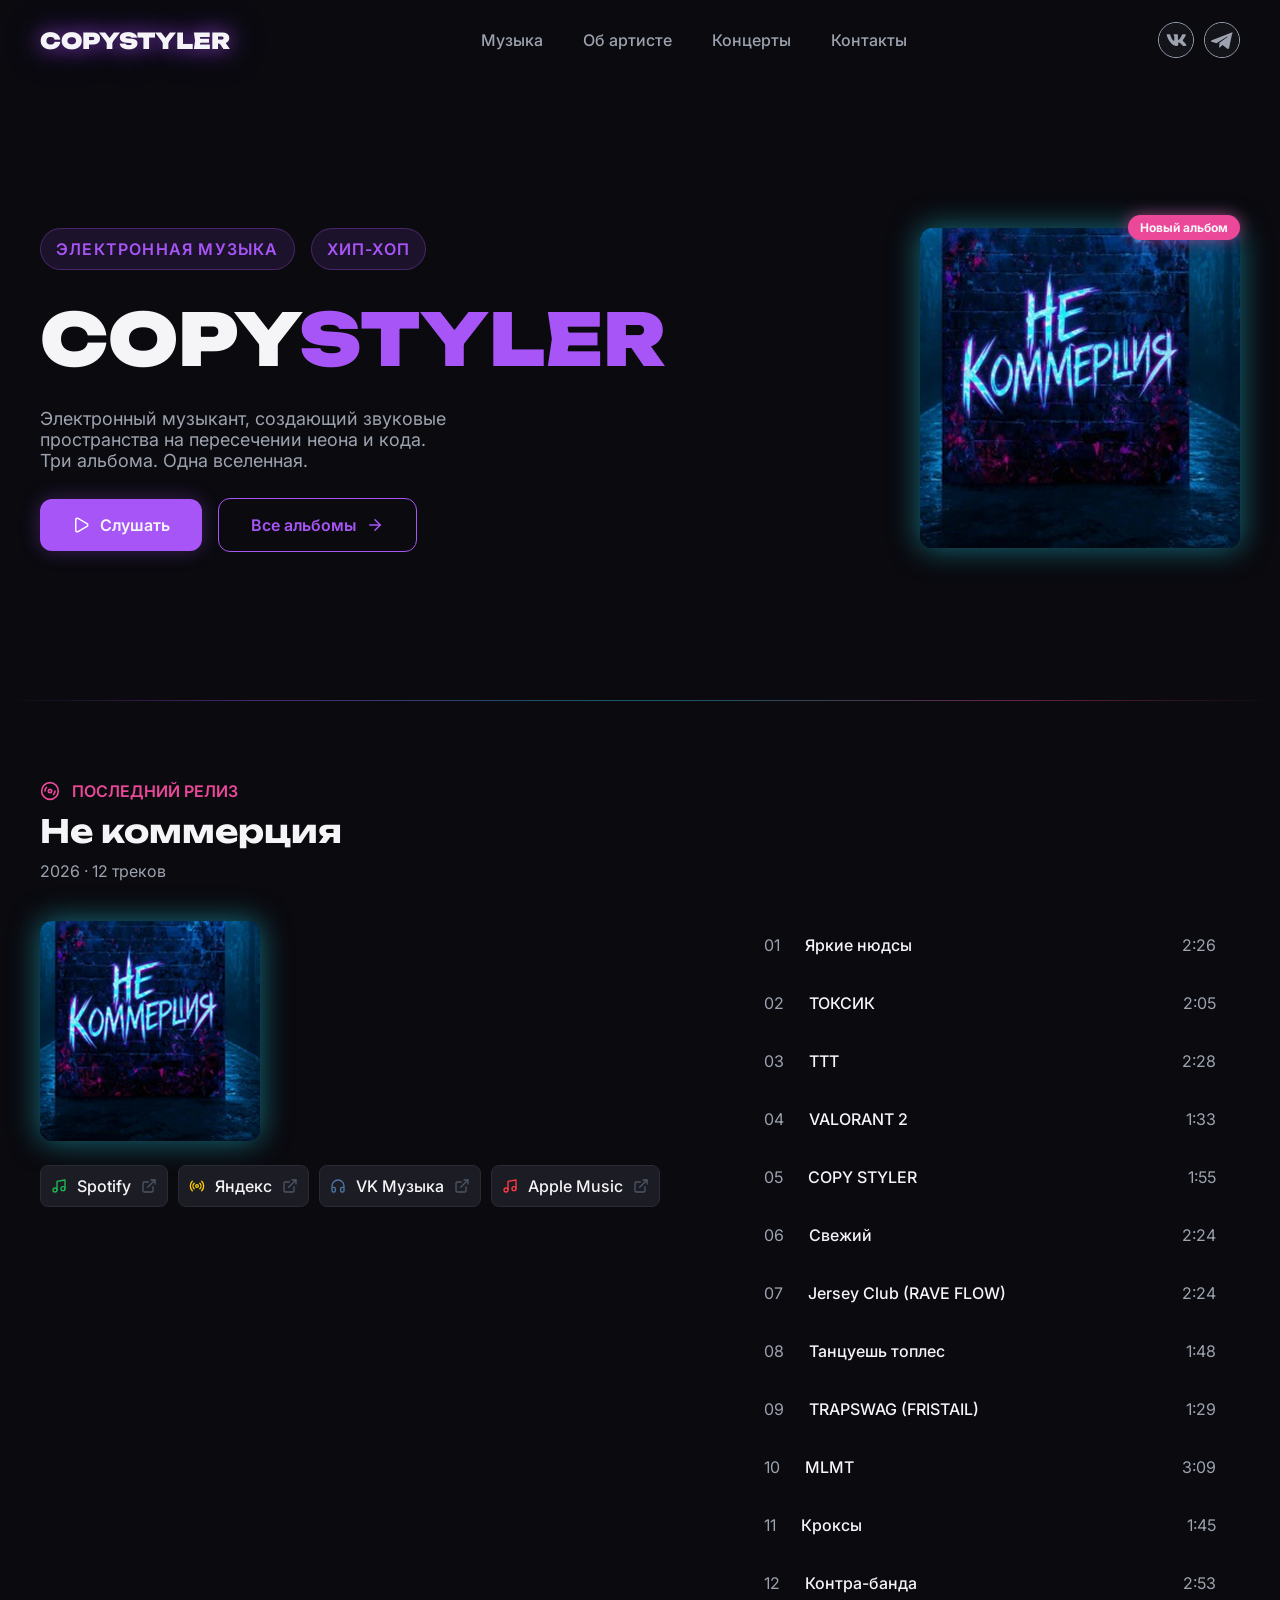
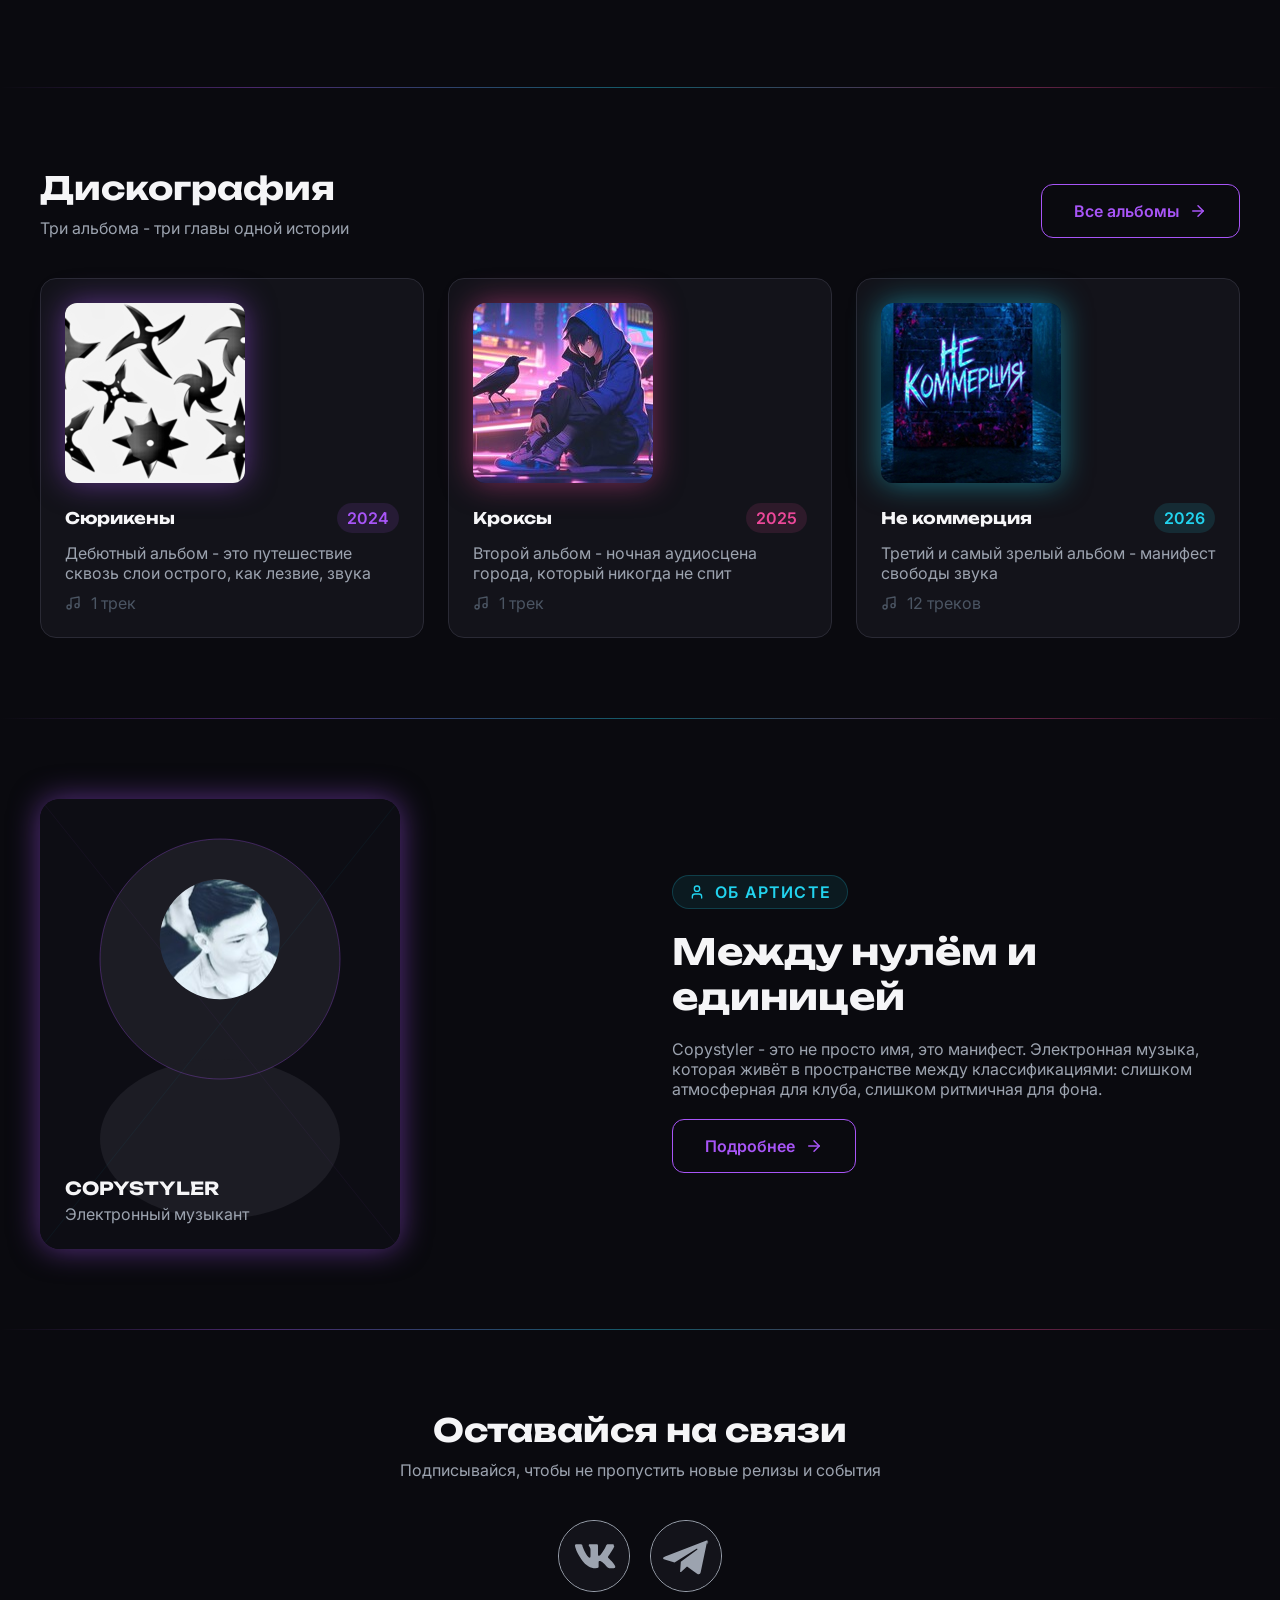
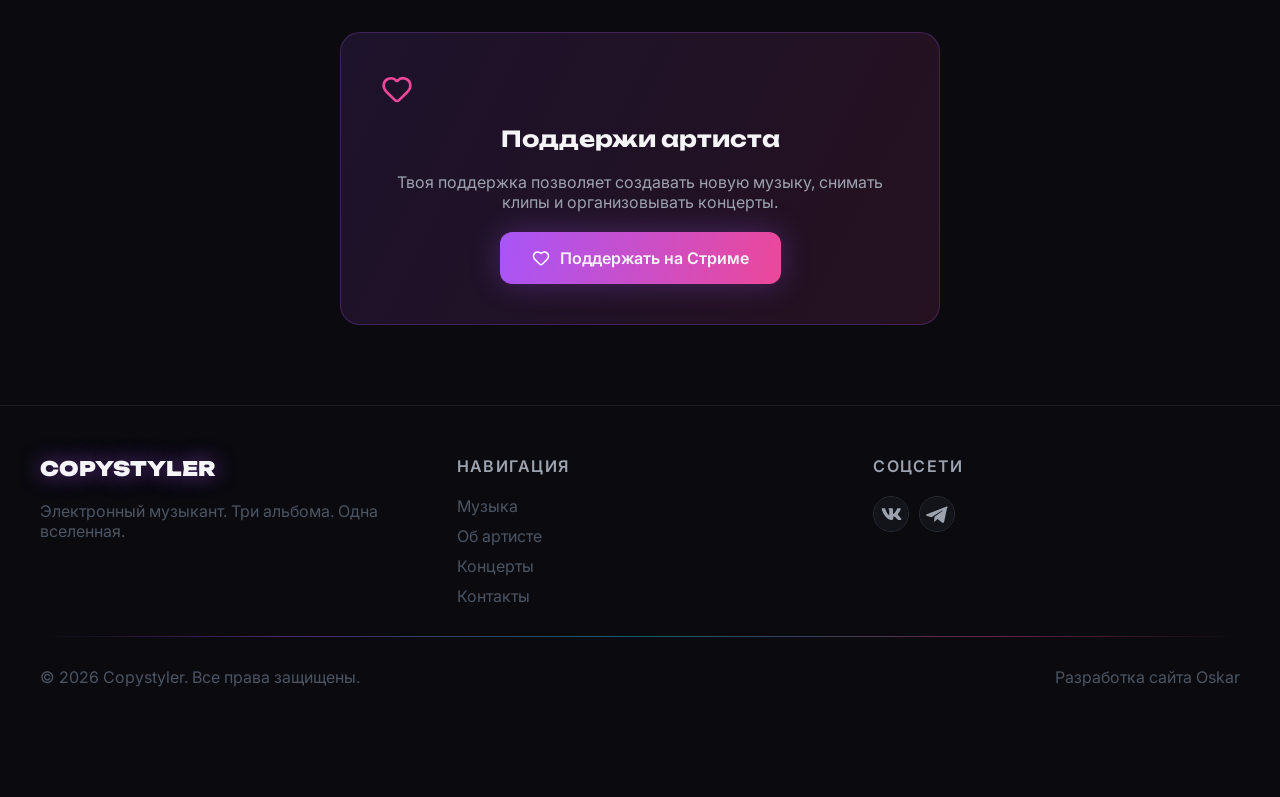
<file: index.html>
<!DOCTYPE html>
<html lang="ru">
<head>
    <meta charset="UTF-8">
    <meta name="viewport" content="width=device-width, initial-scale=1.0">

    <link rel="preconnect" href="https://fonts.googleapis.com">
    <link rel="preconnect" href="https://fonts.gstatic.com" crossorigin>
    <link href="https://fonts.googleapis.com/css2?family=Inter:ital,opsz,wght@0,14..32,100..900;1,14..32,100..900&family=Unbounded:wght@200..900&display=swap" rel="stylesheet">
    <link rel="stylesheet" href="assets/css/style.css">

    <title>Copystyler</title>
</head>
<body>
    <!-- Svg sprite -->
    <svg style="display: none;">
        <symbol id="vk" viewBox="0 0 36 36">
            <g>
                <circle cx="18" cy="18" r="18" fill="#13131A"/>
                <path transform="translate(5.3 6.75) scale(0.042)" d="M545 144.2c3.4-11.4 0-19.8-16.3-19.8h-53.9c-13.7 0-20 7.2-23.4 15.2 0 0-27.4 66.7-66.3 109.9-12.6 12.5-18.3 16.5-25.1 16.5-3.4 0-8.4-4-8.4-15.4V144.2c0-13.7-4-19.8-15.4-19.8h-84.7c-8.6 0-13.7 6.4-13.7 12.4 0 13 19.5 16 21.5 52.6v79.5c0 17.4-3.1 20.6-9.9 20.6-18.3 0-62.7-67-89.1-143.6C161.1 133 155.9 124 142.1 124H88.2c-15.4 0-18.5 7.2-18.5 15.2 0 14.3 18.3 85.3 85.4 179.2 44.7 64 107.7 98.7 165.1 98.7 34.4 0 38.7-7.7 38.7-21v-48.4c0-15.4 3.2-18.5 14-18.5 7.9 0 21.6 4 53.4 34.7 36.4 36.4 42.4 52.8 62.9 52.8h53.9c15.4 0 23.1-7.7 18.7-22.9-4.8-15.2-22.4-37.2-45.7-63.3-12.6-14.9-31.5-30.9-37.3-38.7-7.9-10.2-5.6-14.7 0-23.8.1-.1 65.6-92.5 72.4-123.8z"/>
            </g>
        </symbol>

        <symbol id="tg" viewBox="0 0 36 36">
            <g>
                <circle cx="18" cy="18" r="18" fill="#13131A"/>
                <path transform="translate(6.3 6.13) scale(0.0476)" d="M477.2 75.4L405 423.1c-5.4 24-19.5 30-39.4 18.7l-109-80.2-52.6 50.6c-5.8 5.8-10.7 10.7-22 10.7l7.8-111.6L366.1 181c9.6-8.6-2.1-13.3-14.9-4.7L122.3 319.9 15 288c-22.6-7-23-22.3 4.8-33l440.8-170c18.9-6.8 35.4 4.6 16.6 40.4z"/>
            </g>
        </symbol>
    </svg>

    <!-- Header -->
    <header class="header" id="header">
        <div class="container">
            <div class="header__inner">
                <a class="header__logo" href="index.html">Copystyler</a>

                <nav class="nav">
                    <a class="nav__link hover-line" href="music.html">Музыка</a>
                    <a class="nav__link hover-line" href="#actor">Об артисте</a>
                    <a class="nav__link hover-line" href="concerts.html">Концерты</a>
                    <a class="nav__link hover-line" href="contacts.html">Контакты</a>
                </nav>

                <div class="contact">
                    <a class="contact__link" href="https://vk.ru/id536688922" target="_blank">
                        <svg class="contact__img">
                            <use href="#vk"></use>
                        </svg>
                    </a>
                    <a class="contact__link" href="https://t.me/copy_styler" target="_blank">
                        <svg class="contact__img">
                            <use href="#tg"></use>
                        </svg>
                    </a>
                </div>

                <button class="burger" id="burger">
                    <span class="burger__line">1</span>
                    <span class="burger__line">2</span>
                    <span class="burger__line">3</span>
                    <span class="burger__line">4</span>
                </button>
            </div>
        </div>
    </header>

    <!-- Intro -->
    <div class="intro">
        <div class="container">
            <div class="intro__inner">
                <div class="intro__item intro__item--left">
                    <div class="intro__flex">
                        <div class="intro__tag">Электронная музыка</div>
                        <div class="intro__tag">Хип-хоп</div>
                    </div>
                    <div class="intro__name">Copy<span>styler</span></div>
                    <div class="intro__text">Электронный музыкант, создающий звуковые пространства на пересечении неона и кода.<br>Три альбома. Одна вселенная.</div>
                    <div class="intro__menu">
                        <a class="intro__btn" id="introLink">
                            <img src="assets/img/play.svg" alt="">
                            <span>Слушать</span>
                        </a>
                        <a class="btn" href="music.html">
                            <span>Все альбомы</span>
                            <img src="assets/img/next.svg" alt="">
                        </a>
                    </div>
                </div>

                <div class="intro__item intro__item--right">
                    <div class="intro__link">
                       <img class="intro__album img" src="assets/img/intro-reliz.jpg" alt="">
                       <div class="intro__new">Новый альбом</div>
                    </div>
                </div>
            </div>
        </div>
    </div>

    <!-- Line -->
    <div class="line"></div>

    <!-- Album -->
    <section class="section" id="album">
        <div class="container">
            <div class="section__top">
                <div class="section__flex">
                    <img class="section__icon img" src="assets/img/release.svg" alt="">
                    <span class="section__text">Последний релиз</span>
                </div>
                <h1 class="section__title section__title--center">Не коммерция</h1>
                <div class="section__subtitle">2026 · 12 треков</div>
            </div>

            <div class="album">
                <div class="album__item">
                    <img class="album__img" src="assets/img/reliz-avg.jpg" alt="">
                    <div class="venue">
                        <a class="venue__link venue__link--spotify" href="#">
                            <img class="img mini-icon" src="assets/img/spotify.svg" alt="">
                            <span>Spotify</span>
                            <img class="img mini-icon" src="assets/img/link.svg" alt="">
                        </a>
                        <a class="venue__link venue__link--yandex" href="#">
                            <img class="img mini-icon" src="assets/img/yandex.svg" alt="">
                            <span>Яндекс</span>
                            <img class="img mini-icon" src="assets/img/link.svg" alt="">
                        </a>
                        <a class="venue__link venue__link--vk" href="#">
                            <img class="img mini-icon" src="assets/img/vkm.svg" alt="">
                            <span>VK Музыка</span>
                            <img class="img mini-icon" src="assets/img/link.svg" alt="">
                        </a>
                        <a class="venue__link venue__link--apple" href="#">
                            <img class="img mini-icon" src="assets/img/apple.svg" alt="">
                            <span>Apple Music</span>
                            <img class="img mini-icon" src="assets/img/link.svg" alt="">
                        </a>
                    </div>
                </div>

                <div class="playlist">
                    <a class="track" href="#" data-src="assets/music/yarkie-nudsy.mp3">
                        <div class="track__num">01</div>
                        <div class="track__name">Яркие нюдсы</div>
                        <div class="track__time">2:26</div>
                    </a>
                    <a class="track" href="#" data-src="assets/music/toxic.mp3">
                        <div class="track__num">02</div>
                        <div class="track__name">ТОКСИК</div>
                        <div class="track__time">2:05</div>
                    </a>
                    <a class="track" href="#" data-src="assets/music/ttt.mp3">
                        <div class="track__num">03</div>
                        <div class="track__name">ТТТ</div>
                        <div class="track__time">2:28</div>
                    </a>
                    <a class="track" href="#" data-src="assets/music/valorant.mp3">
                        <div class="track__num">04</div>
                        <div class="track__name">VALORANT 2</div>
                        <div class="track__time">1:33</div>
                    </a>
                    <a class="track" href="#" data-src="assets/music/copystyler.mp3">
                        <div class="track__num">05</div>
                        <div class="track__name">COPY STYLER</div>
                        <div class="track__time">1:55</div>
                    </a>
                    <a class="track" href="#" data-src="assets/music/svejiy.mp3">
                        <div class="track__num">06</div>
                        <div class="track__name">Свежий</div>
                        <div class="track__time">2:24</div>
                    </a>
                    <a class="track" href="#" data-src="assets/music/jersey-club.mp3">
                        <div class="track__num">07</div>
                        <div class="track__name">Jersey Club (RAVE FLOW)</div>
                        <div class="track__time">2:24</div>
                    </a>
                    <a class="track" href="#" data-src="assets/music/tancyesh-toples.mp3">
                        <div class="track__num">08</div>
                        <div class="track__name">Танцуешь топлес</div>
                        <div class="track__time">1:48</div>
                    </a>
                    <a class="track" href="#" data-src="assets/music/trapswag.mp3">
                        <div class="track__num">09</div>
                        <div class="track__name">TRAPSWAG (FRISTAIL)</div>
                        <div class="track__time">1:29</div>
                    </a>
                    <a class="track" href="#" data-src="assets/music/mlmt.mp3">
                        <div class="track__num">10</div>
                        <div class="track__name">MLMT</div>
                        <div class="track__time">3:09</div>
                    </a>
                    <a class="track" href="#" data-src="assets/music/crocs.mp3">
                        <div class="track__num">11</div>
                        <div class="track__name">Кроксы</div>
                        <div class="track__time">1:45</div>
                    </a>
                    <a class="track" href="#" data-src="assets/music/contra-banda.mp3">
                        <div class="track__num">12</div>
                        <div class="track__name">Контра-банда</div>
                        <div class="track__time">2:53</div>
                    </a>
                </div>
            </div>
        </div>
    </section>

    <!-- Line -->
    <div class="line"></div>

    <!-- Disk -->
    <section class="section">
        <div class="container">
            <div class="section__top">
                <div class="section__wrap section__wrap--center">
                    <div>
                        <h1 class="section__title">Дискография</h1>
                        <div class="section__subtitle">Три альбома - три главы одной истории</div>
                    </div>
                    <a class="btn" href="music.html">
                        <span>Все альбомы</span>
                        <img src="assets/img/next.svg" alt="">
                    </a>
                </div>
            </div>

            <div class="disk">
                <a class="disk__item disk__item--purple" href="music.html">
                    <img class="disk__preview disk__preview--purple img" src="assets/img/shurikens.jpg" alt="">
                    <div class="disk__flex">
                        <div class="disk__name">Сюрикены</div>
                        <div class="disk__year disk__year--purple">2024</div>
                    </div>
                    <div class="disk__text">Дебютный альбом - это путешествие сквозь слои острого, как лезвие, звука</div>
                    <div class="disk__count">
                        <img class="img mini-icon" src="assets/img/music.svg" alt="">
                        <span>1 трек</span>
                    </div>
                </a>

                <a class="disk__item disk__item--red" href="music.html">
                    <img class="disk__preview disk__preview--red img" src="assets/img/crocs.jpg" alt="">
                    <div class="disk__flex">
                        <div class="disk__name">Кроксы</div>
                        <div class="disk__year disk__year--red">2025</div>
                    </div>
                    <div class="disk__text">Второй альбом - ночная аудиосцена города, который никогда не спит</div>
                    <div class="disk__count">
                        <img class="img mini-icon" src="assets/img/music.svg" alt="">
                        <span>1 трек</span>
                    </div>
                </a>

                <a class="disk__item disk__item--green" href="music.html">
                    <img class="disk__preview disk__preview--green img" src="assets/img/reliz.jpg" alt="">
                    <div class="disk__flex">
                        <div class="disk__name">Не коммерция</div>
                        <div class="disk__year disk__year--green">2026</div>
                    </div>
                    <div class="disk__text">Третий и самый зрелый альбом - манифест свободы звука</div>
                    <div class="disk__count">
                        <img class="img mini-icon" src="assets/img/music.svg" alt="">
                        <span>12 треков</span>
                    </div>
                </a>
            </div>
        </div>
    </section>

    <!-- Line -->
    <div class="line"></div>

    <!-- Actor -->
    <div class="actor" id="actor">
        <div class="container">
            <div class="actor__inner">
                <div class="actor__item actor__item--left">
                    <div class="actor__photo">
                        <img class="actor__avatar img" src="assets/img/avatar.svg" alt="">
                        <div class="actor__name">Copystyler</div>
                        <div class="actor__prof">Электронный музыкант</div>
                    </div>

                </div>
                <div class="actor__item">
                    <div class="actor__wrap">
                        <img class="img mini-icon" src="assets/img/actor.svg" alt="">
                        <span>Об артисте</span>
                    </div>
                    <h1 class="actor__title">Между нулём и единицей</h1>
                    <div class="actor__text">Copystyler - это не просто имя, это манифест. Электронная музыка, которая живёт в пространстве между классификациями: слишком атмосферная для клуба, слишком ритмичная для фона.</div>
                    <a class="btn" href="contacts.html">
                        <span>Подробнее</span>
                        <img src="assets/img/next.svg" alt="">
                    </a>
                </div>
            </div>
        </div>
    </div>

    <!-- Line -->
    <div class="line"></div>

    <!-- Donate -->
    <section class="section">
        <div class="container">
            <div class="section__center">
                <h1 class="section__title">Оставайся на связи</h1>
                <div class="section__subtitle">Подписывайся, чтобы не пропустить новые релизы и события</div>
            </div>
            <div class="donate">
                <div class="donate__social">
                    <a class="donate__link" href="https://vk.ru/id536688922" target="_blank">
                        <svg class="donate__icon">
                            <use href="#vk"></use>
                        </svg>
                    </a>
                    <a class="donate__link" href="https://t.me/copy_styler" target="_blank">
                        <svg class="donate__icon">
                            <use href="#tg"></use>
                        </svg>
                    </a>
                </div>

                <div class="donate__banner">
                    <img class="donate__like img" src="assets/img/like.svg" alt="">
                    <h3 class="donate__title">Поддержи артиста</h3>
                    <div class="donate__text">Твоя поддержка позволяет создавать новую музыку, снимать клипы и организовывать концерты.</div>
                    <a class="donate__btn" href="#">
                        <img src="assets/img/like-btn.svg" alt="">
                        <span>Поддержать на Стриме</span>
                    </a>
                </div>
            </div>
        </div>
    </section>

    <!-- Footer -->
    <footer class="footer">
        <div class="container">
            <div class="footer__top">
                <div class="footer__item">
                    <a class="footer__logo" href="index.html">Copystyler</a>
                    <div class="footer__text">Электронный музыкант. Три альбома. Одна вселенная.</div>
                </div>
                <div class="footer__item footer__item--nav">
                    <div class="footer__val">Навигация</div>
                    <div class="footer__nav">
                        <a class="footer__link" href="music.html">Музыка</a>
                        <a class="footer__link" href="index.html#actor">Об артисте</a>
                        <a class="footer__link" href="concerts.html">Концерты</a>
                        <a class="footer__link" href="contacts.html">Контакты</a>
                    </div>
                </div>
                <div class="footer__item footer__item--social">
                    <div class="footer__val">Соцсети</div>
                    <div class="footer__social">
                        <a class="footer__icon" href="https://vk.ru/id536688922" target="_blank">
                            <svg class="footer__img">
                                <use href="#vk"></use>
                            </svg>
                        </a>
                        <a class="footer__icon" href="https://t.me/copy_styler" target="_blank">
                            <svg class="footer__img">
                                <use href="#tg"></use>
                            </svg>
                        </a>
                    </div>
                </div>
            </div>
            <div class="line"></div>
            <div class="footer__bottom">
                <div class="footer__copyright">© 2026 Copystyler. Все права защищены.</div>
                <a class="footer__production" href="https://vk.ru/promise2505" target="_blank">Разработка сайта Oskar</a>
            </div>
        </div>
    </footer>

    <!-- Player -->
    <div class="player" id="player">
        <div class="player__track">
            <div class="player__cover">
                <img src="assets/img/reliz.jpg" alt="">
            </div>
            <div class="player__info">
                <div class="player__name" id="playerName">—</div>
                <div class="player__album">Не коммерция</div>
            </div>
        </div>

        <div class="player__col">
            <div class="player__controls">
                <button class="player__btn" id="prevBtn">
                    <svg xmlns="http://www.w3.org/2000/svg" width="20" height="20" viewBox="0 0 24 24" fill="none" stroke="currentColor" stroke-width="2" stroke-linecap="round" stroke-linejoin="round" aria-hidden="true"><path d="M17.971 4.285A2 2 0 0 1 21 6v12a2 2 0 0 1-3.029 1.715l-9.997-5.998a2 2 0 0 1-.003-3.432z"></path><path d="M3 20V4"></path></svg>
                </button>
                <button class="player__btn player__btn--play" id="playBtn">
                    <svg id="playIcon" xmlns="http://www.w3.org/2000/svg" width="20" height="20" viewBox="0 0 24 24" fill="none" stroke="currentColor" stroke-width="2" stroke-linecap="round" stroke-linejoin="round" class="lucide lucide-play" aria-hidden="true"><path d="M5 5a2 2 0 0 1 3.008-1.728l11.997 6.998a2 2 0 0 1 .003 3.458l-12 7A2 2 0 0 1 5 19z"></path></svg>
                    <svg id="pauseIcon" xmlns="http://www.w3.org/2000/svg" width="20" height="20" viewBox="0 0 24 24" fill="none" stroke="currentColor" stroke-width="2" stroke-linecap="round" stroke-linejoin="round" class="lucide lucide-pause" aria-hidden="true"><rect x="14" y="3" width="5" height="18" rx="1"></rect><rect x="5" y="3" width="5" height="18" rx="1"></rect></svg>
                </button>
                <button class="player__btn" id="nextBtn">
                    <svg xmlns="http://www.w3.org/2000/svg" width="20" height="20" viewBox="0 0 24 24" fill="none" stroke="currentColor" stroke-width="2" stroke-linecap="round" stroke-linejoin="round" class="lucide lucide-skip-forward" aria-hidden="true"><path d="M21 4v16"></path><path d="M6.029 4.285A2 2 0 0 0 3 6v12a2 2 0 0 0 3.029 1.715l9.997-5.998a2 2 0 0 0 .003-3.432z"></path></svg>
                </button>
            </div>

            <div class="player__progress">
                <div class="range-wrap">
                    <div class="range-fill" id="progressFill"></div>
                    <input type="range" id="progressBar" class="player__range" min="0" max="100" value="0">
                </div>
            </div>
        </div>

        <div class="player__volume">
            <svg xmlns="http://www.w3.org/2000/svg" width="20" height="20" viewBox="0 0 24 24" fill="none" stroke="currentColor" stroke-width="2" stroke-linecap="round" stroke-linejoin="round" class="lucide lucide-volume2 lucide-volume-2" aria-hidden="true"><path d="M11 4.702a.705.705 0 0 0-1.203-.498L6.413 7.587A1.4 1.4 0 0 1 5.416 8H3a1 1 0 0 0-1 1v6a1 1 0 0 0 1 1h2.416a1.4 1.4 0 0 1 .997.413l3.383 3.384A.705.705 0 0 0 11 19.298z"></path><path d="M16 9a5 5 0 0 1 0 6"></path><path d="M19.364 18.364a9 9 0 0 0 0-12.728"></path></svg>
            <div class="range-wrap">
                <div class="range-fill" id="volumeFill"></div>
                <input type="range" id="volumeBar" class="player__range player__range--volume" min="0" max="100" value="100">
            </div>
        </div>
    </div>

    <!-- Script -->
    <script src="assets/js/app.js"></script>
</body>
</html>
</file>
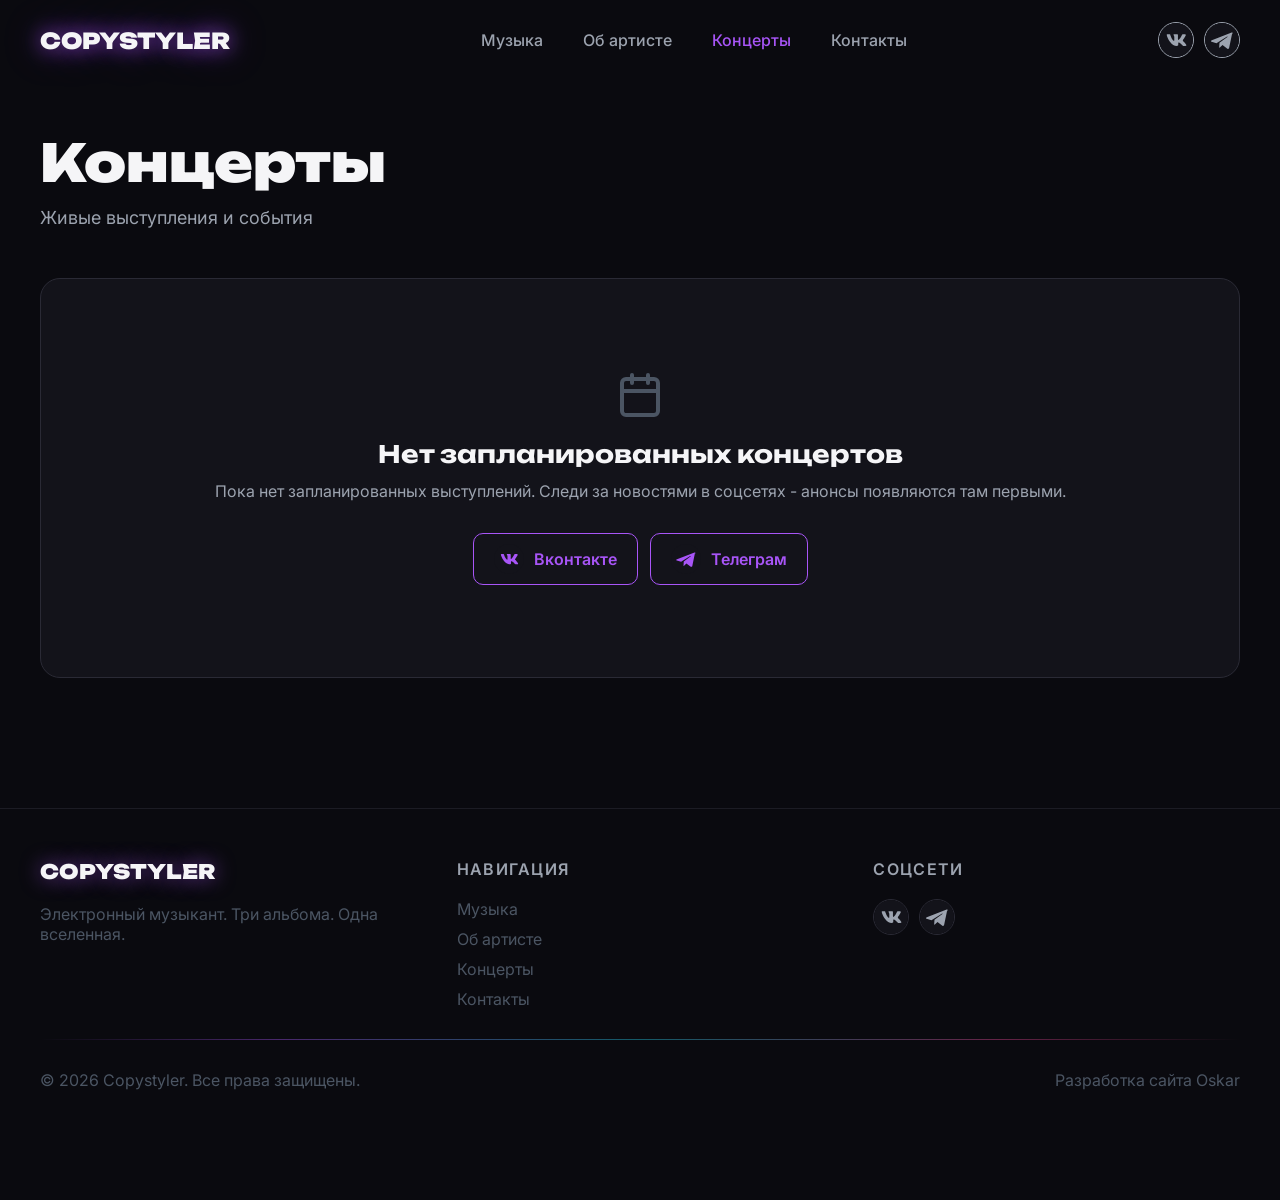
<file: concerts.html>
<!DOCTYPE html>
<html lang="ru">
<head>
    <meta charset="UTF-8">
    <meta name="viewport" content="width=device-width, initial-scale=1.0">

    <link rel="preconnect" href="https://fonts.googleapis.com">
    <link rel="preconnect" href="https://fonts.gstatic.com" crossorigin>
    <link href="https://fonts.googleapis.com/css2?family=Inter:ital,opsz,wght@0,14..32,100..900;1,14..32,100..900&family=Unbounded:wght@200..900&display=swap" rel="stylesheet">
    <link rel="stylesheet" href="assets/css/style.css">

    <title>Контакты</title>
</head>
<body>
    <!-- Svg sprite -->
    <svg style="display: none;">
        <symbol id="vk" viewBox="0 0 36 36">
            <g>
                <circle cx="18" cy="18" r="18" fill="#13131A"/>
                <path transform="translate(5.3 6.75) scale(0.042)" d="M545 144.2c3.4-11.4 0-19.8-16.3-19.8h-53.9c-13.7 0-20 7.2-23.4 15.2 0 0-27.4 66.7-66.3 109.9-12.6 12.5-18.3 16.5-25.1 16.5-3.4 0-8.4-4-8.4-15.4V144.2c0-13.7-4-19.8-15.4-19.8h-84.7c-8.6 0-13.7 6.4-13.7 12.4 0 13 19.5 16 21.5 52.6v79.5c0 17.4-3.1 20.6-9.9 20.6-18.3 0-62.7-67-89.1-143.6C161.1 133 155.9 124 142.1 124H88.2c-15.4 0-18.5 7.2-18.5 15.2 0 14.3 18.3 85.3 85.4 179.2 44.7 64 107.7 98.7 165.1 98.7 34.4 0 38.7-7.7 38.7-21v-48.4c0-15.4 3.2-18.5 14-18.5 7.9 0 21.6 4 53.4 34.7 36.4 36.4 42.4 52.8 62.9 52.8h53.9c15.4 0 23.1-7.7 18.7-22.9-4.8-15.2-22.4-37.2-45.7-63.3-12.6-14.9-31.5-30.9-37.3-38.7-7.9-10.2-5.6-14.7 0-23.8.1-.1 65.6-92.5 72.4-123.8z"/>
            </g>
        </symbol>

        <symbol id="tg" viewBox="0 0 36 36">
            <g>
                <circle cx="18" cy="18" r="18" fill="#13131A"/>
                <path transform="translate(6.3 6.13) scale(0.0476)" d="M477.2 75.4L405 423.1c-5.4 24-19.5 30-39.4 18.7l-109-80.2-52.6 50.6c-5.8 5.8-10.7 10.7-22 10.7l7.8-111.6L366.1 181c9.6-8.6-2.1-13.3-14.9-4.7L122.3 319.9 15 288c-22.6-7-23-22.3 4.8-33l440.8-170c18.9-6.8 35.4 4.6 16.6 40.4z"/>
            </g>
        </symbol>
    </svg>

    <!-- Header -->
    <header class="header" id="header">
        <div class="container">
            <div class="header__inner">
                <a class="header__logo" href="index.html">Copystyler</a>

                <nav class="nav">
                    <a class="nav__link hover-line" href="music.html">Музыка</a>
                    <a class="nav__link hover-line" href="index.html#actor">Об артисте</a>
                    <a class="nav__link hover-line active" href="concerts.html">Концерты</a>
                    <a class="nav__link hover-line" href="contacts.html">Контакты</a>
                </nav>

                <div class="contact">
                    <a class="contact__link" href="https://vk.ru/id536688922" target="_blank">
                        <svg class="contact__img">
                            <use href="#vk"></use>
                        </svg>
                    </a>
                    <a class="contact__link" href="https://t.me/copy_styler" target="_blank">
                        <svg class="contact__img">
                            <use href="#tg"></use>
                        </svg>
                    </a>
                </div>

                <button class="burger" id="burger">
                    <span class="burger__line">1</span>
                    <span class="burger__line">2</span>
                    <span class="burger__line">3</span>
                    <span class="burger__line">4</span>
                </button>
            </div>
        </div>
    </header>

    <!-- Concerts -->
    <div class="concerts">
        <div class="container">
            <div class="concerts__inner">
                <h1 class="page__title">Концерты</h1>
                <div class="page__subtitle">Живые выступления и события</div>

                <div class="concerts__block">
                    <img src="assets/img/calendar.svg" alt="">
                    <div class="concerts__center">
                        <h3 class="concerts__title">Нет запланированных концертов</h3>
                        <div class="concerts__text">Пока нет запланированных выступлений. Следи за новостями в соцсетях - анонсы появляются там первыми.</div>
                        <div class="concerts__wrap">
                            <a class="concerts__link" href="https://vk.ru/id536688922" target="_blank">
                                <svg class="concerts__img">
                                    <use href="#vk"></use>
                                </svg>
                                <span>Вконтакте</span>
                            </a>

                            <a class="concerts__link" href="https://t.me/copy_styler" target="_blank">
                                <svg class="concerts__img">
                                    <use href="#tg"></use>
                                </svg>
                                <span>Телеграм</span>
                            </a>
                        </div>
                    </div>
                </div>
            </div>
        </div>
    </div>

    <!-- Footer -->
    <footer class="footer">
        <div class="container">
            <div class="footer__top">
                <div class="footer__item">
                    <a class="footer__logo" href="index.html">Copystyler</a>
                    <div class="footer__text">Электронный музыкант. Три альбома. Одна вселенная.</div>
                </div>
                <div class="footer__item footer__item--nav">
                    <div class="footer__val">Навигация</div>
                    <div class="footer__nav">
                        <a class="footer__link" href="music.html">Музыка</a>
                        <a class="footer__link" href="index.html#actor">Об артисте</a>
                        <a class="footer__link" href="concerts.html">Концерты</a>
                        <a class="footer__link" href="contacts.html">Контакты</a>
                    </div>
                </div>
                <div class="footer__item footer__item--social">
                    <div class="footer__val">Соцсети</div>
                    <div class="footer__social">
                        <a class="footer__icon" href="https://vk.ru/id536688922" target="_blank">
                            <svg class="footer__img">
                                <use href="#vk"></use>
                            </svg>
                        </a>
                        <a class="footer__icon" href="https://t.me/copy_styler" target="_blank">
                            <svg class="footer__img">
                                <use href="#tg"></use>
                            </svg>
                        </a>
                    </div>
                </div>
            </div>
            <div class="line"></div>
            <div class="footer__bottom">
                <div class="footer__copyright">© 2026 Copystyler. Все права защищены.</div>
                <a class="footer__production" href="https://vk.ru/promise2505" target="_blank">Разработка сайта Oskar</a>
            </div>
        </div>
    </footer>

    <!-- Script -->
    <script src="assets/js/app.js"></script>
</body>
</html>
</file>
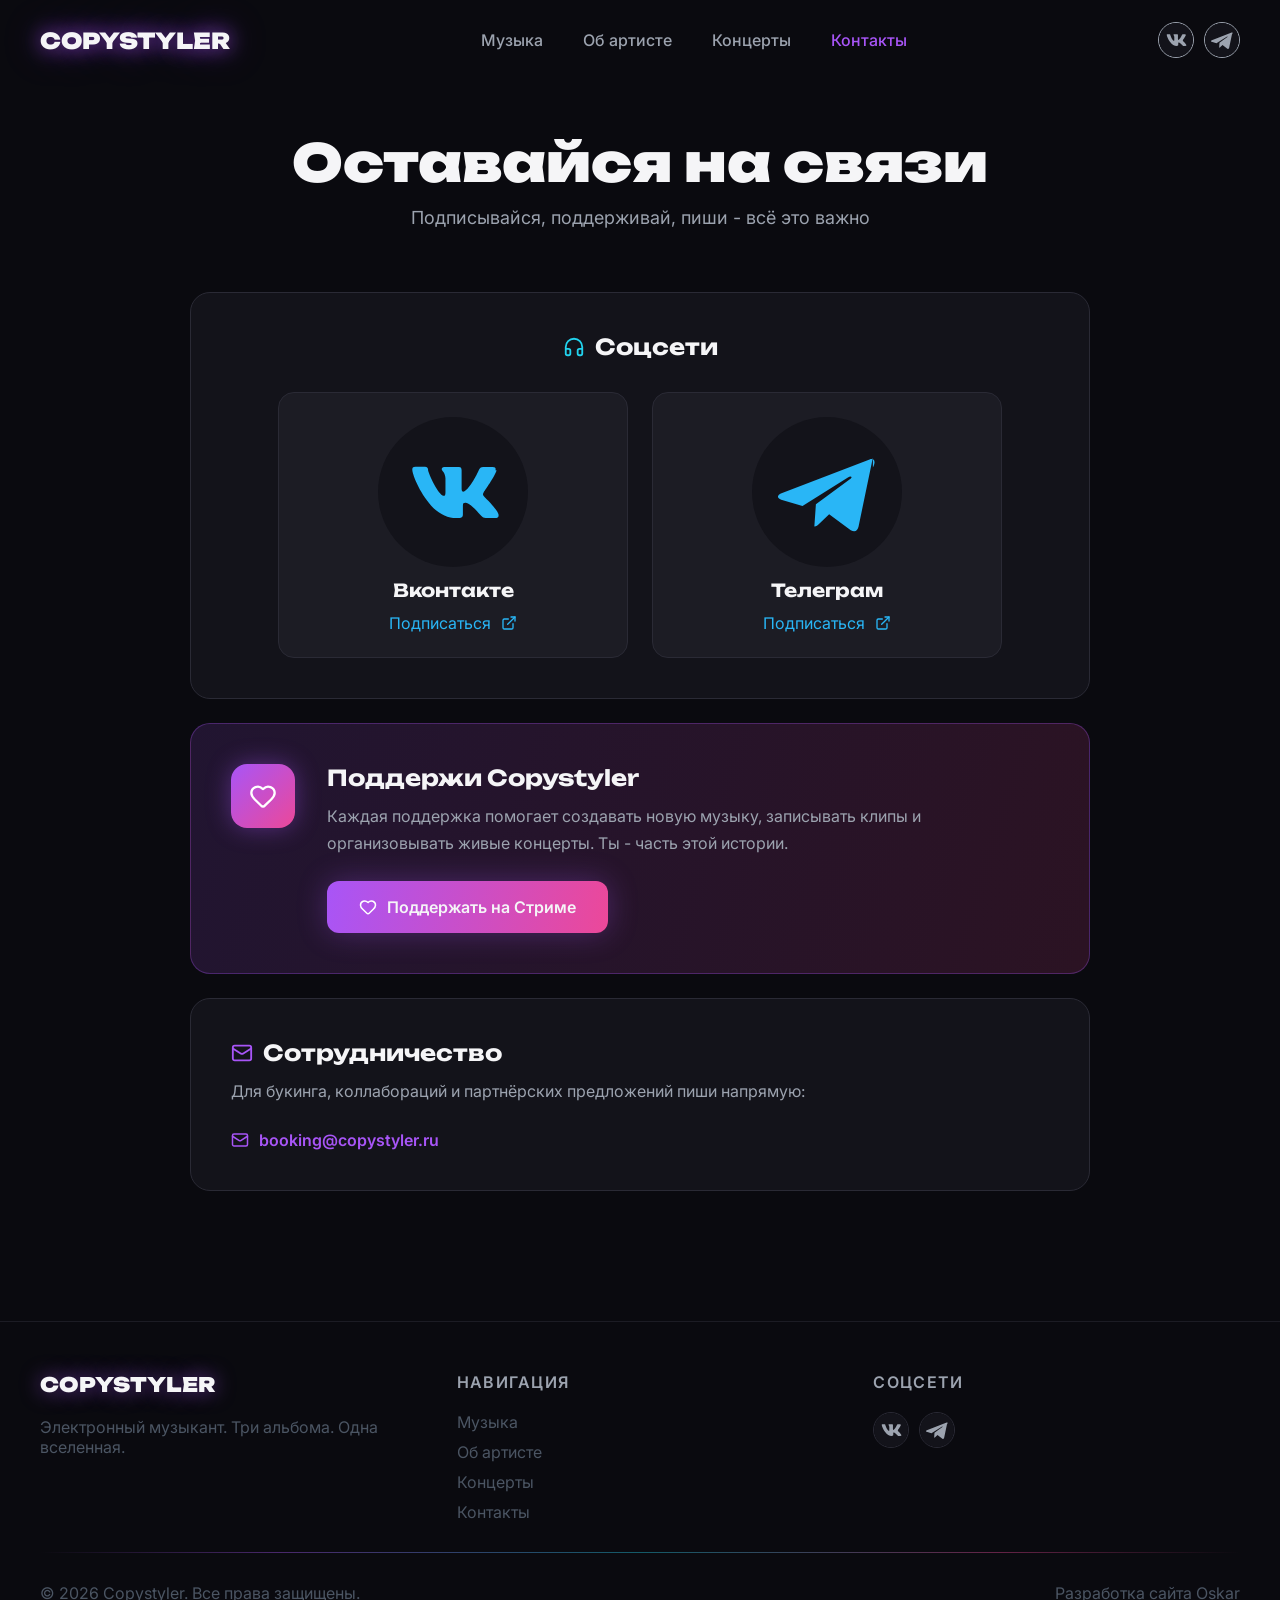
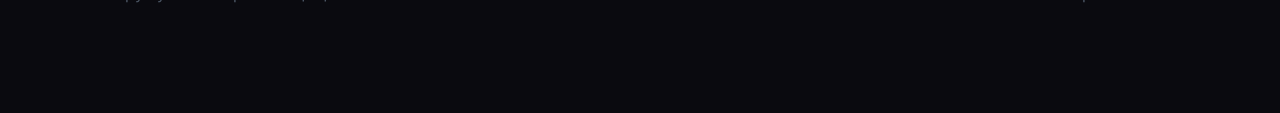
<file: contacts.html>
<!DOCTYPE html>
<html lang="ru">
<head>
    <meta charset="UTF-8">
    <meta name="viewport" content="width=device-width, initial-scale=1.0">

    <link rel="preconnect" href="https://fonts.googleapis.com">
    <link rel="preconnect" href="https://fonts.gstatic.com" crossorigin>
    <link href="https://fonts.googleapis.com/css2?family=Inter:ital,opsz,wght@0,14..32,100..900;1,14..32,100..900&family=Unbounded:wght@200..900&display=swap" rel="stylesheet">
    <link rel="stylesheet" href="assets/css/style.css">

    <title>Контакты</title>
</head>
<body>
    <!-- Svg sprite -->
    <svg style="display: none;">
        <symbol id="vk" viewBox="0 0 36 36">
            <g>
                <circle cx="18" cy="18" r="18" fill="#13131A"/>
                <path transform="translate(5.3 6.75) scale(0.042)" d="M545 144.2c3.4-11.4 0-19.8-16.3-19.8h-53.9c-13.7 0-20 7.2-23.4 15.2 0 0-27.4 66.7-66.3 109.9-12.6 12.5-18.3 16.5-25.1 16.5-3.4 0-8.4-4-8.4-15.4V144.2c0-13.7-4-19.8-15.4-19.8h-84.7c-8.6 0-13.7 6.4-13.7 12.4 0 13 19.5 16 21.5 52.6v79.5c0 17.4-3.1 20.6-9.9 20.6-18.3 0-62.7-67-89.1-143.6C161.1 133 155.9 124 142.1 124H88.2c-15.4 0-18.5 7.2-18.5 15.2 0 14.3 18.3 85.3 85.4 179.2 44.7 64 107.7 98.7 165.1 98.7 34.4 0 38.7-7.7 38.7-21v-48.4c0-15.4 3.2-18.5 14-18.5 7.9 0 21.6 4 53.4 34.7 36.4 36.4 42.4 52.8 62.9 52.8h53.9c15.4 0 23.1-7.7 18.7-22.9-4.8-15.2-22.4-37.2-45.7-63.3-12.6-14.9-31.5-30.9-37.3-38.7-7.9-10.2-5.6-14.7 0-23.8.1-.1 65.6-92.5 72.4-123.8z"/>
            </g>
        </symbol>

        <symbol id="tg" viewBox="0 0 36 36">
            <g>
                <circle cx="18" cy="18" r="18" fill="#13131A"/>
                <path transform="translate(6.3 6.13) scale(0.0476)" d="M477.2 75.4L405 423.1c-5.4 24-19.5 30-39.4 18.7l-109-80.2-52.6 50.6c-5.8 5.8-10.7 10.7-22 10.7l7.8-111.6L366.1 181c9.6-8.6-2.1-13.3-14.9-4.7L122.3 319.9 15 288c-22.6-7-23-22.3 4.8-33l440.8-170c18.9-6.8 35.4 4.6 16.6 40.4z"/>
            </g>
        </symbol>
    </svg>

    <!-- Header -->
    <header class="header" id="header">
        <div class="container">
            <div class="header__inner">
                <a class="header__logo" href="index.html">Copystyler</a>

                <nav class="nav">
                    <a class="nav__link hover-line" href="music.html">Музыка</a>
                    <a class="nav__link hover-line" href="index.html#actor">Об артисте</a>
                    <a class="nav__link hover-line" href="concerts.html">Концерты</a>
                    <a class="nav__link hover-line active" href="contacts.html">Контакты</a>
                </nav>

                <div class="contact">
                    <a class="contact__link" href="https://vk.ru/id536688922" target="_blank">
                        <svg class="contact__img">
                            <use href="#vk"></use>
                        </svg>
                    </a>
                    <a class="contact__link" href="https://t.me/copy_styler" target="_blank">
                        <svg class="contact__img">
                            <use href="#tg"></use>
                        </svg>
                    </a>
                </div>

                <button class="burger" id="burger">
                    <span class="burger__line">1</span>
                    <span class="burger__line">2</span>
                    <span class="burger__line">3</span>
                    <span class="burger__line">4</span>
                </button>
            </div>
        </div>
    </header>

    <!-- Contacts -->
    <div class="contacts">
        <div class="container">
            <div class="contacts__inner">
                <div class="contacts__one">
                    <h1 class="page__title">Оставайся на связи</h1>
                    <div class="page__subtitle">Подписывайся, поддерживай, пиши - всё это важно</div>
                </div>

                <div class="contacts__two">
                    <div class="contacts__flex contacts__flex--center">
                        <img src="assets/img/headphones.svg" alt="">
                        <span class="contacts__white">Соцсети</span>
                    </div>
                    <div class="contacts__wrap">
                        <a class="contacts__link" href="https://vk.ru/id536688922" target="_blank">
                            <svg class="contacts__img">
                                <use href="#vk"></use>
                            </svg>
                            <div class="contacts__name">Вконтакте</div>
                            <div class="contacts__flex">
                                <span class="contacts__sub">Подписаться</span>
                                <img class="mini-icon" src="assets/img/link-blue.svg" alt="">
                            </div>
                        </a>
                        <a class="contacts__link" href="https://t.me/copy_styler" target="_blank">
                            <svg class="contacts__img">
                                <use href="#tg"></use>
                            </svg>
                            <div class="contacts__name">Телеграм</div>
                            <div class="contacts__flex">
                                <span class="contacts__sub">Подписаться</span>
                                <img class="mini-icon" src="assets/img/link-blue.svg" alt="">
                            </div>
                        </a>
                    </div>
                </div>

                <div class="contacts__three">
                    <div class="contacts__like">
                        <img class="contacts__heart" src="assets/img/like-btn.svg" alt="">
                    </div>
                    <div class="contacts__wrapper">
                        <div class="contacts__val">Поддержи Copystyler</div>
                        <div class="contacts__text">Каждая поддержка помогает создавать новую музыку, записывать клипы и организовывать живые концерты. Ты - часть этой истории.</div>
                        <a class="donate__btn" href="#">
                            <img src="assets/img/like-btn.svg" alt="">
                            <span>Поддержать на Стриме</span>
                        </a>
                    </div>
                </div>

                <div class="contacts__two">
                    <div class="contacts__flex">
                        <img src="assets/img/mail.svg" alt="">
                        <span class="contacts__white">Сотрудничество</span>
                    </div>
                    <div class="contacts__text">Для букинга, коллабораций и партнёрских предложений пиши напрямую:</div>
                    <a class="contacts__flex" href="mailto:booking@copystyler.ru">
                        <img class="contacts__icon" src="assets/img/mail.svg" alt="">
                        <span class="contacts__mail">booking@copystyler.ru</span>
                    </a>
                </div>
            </div>
        </div>
    </div>

    <!-- Footer -->
    <footer class="footer">
        <div class="container">
            <div class="footer__top">
                <div class="footer__item">
                    <a class="footer__logo" href="index.html">Copystyler</a>
                    <div class="footer__text">Электронный музыкант. Три альбома. Одна вселенная.</div>
                </div>
                <div class="footer__item footer__item--nav">
                    <div class="footer__val">Навигация</div>
                    <div class="footer__nav">
                        <a class="footer__link" href="music.html">Музыка</a>
                        <a class="footer__link" href="index.html#actor">Об артисте</a>
                        <a class="footer__link" href="concerts.html">Концерты</a>
                        <a class="footer__link" href="contacts.html">Контакты</a>
                    </div>
                </div>
                <div class="footer__item footer__item--social">
                    <div class="footer__val">Соцсети</div>
                    <div class="footer__social">
                        <a class="footer__icon" href="https://vk.ru/id536688922" target="_blank">
                            <svg class="footer__img">
                                <use href="#vk"></use>
                            </svg>
                        </a>
                        <a class="footer__icon" href="https://t.me/copy_styler" target="_blank">
                            <svg class="footer__img">
                                <use href="#tg"></use>
                            </svg>
                        </a>
                    </div>
                </div>
            </div>
            <div class="line"></div>
            <div class="footer__bottom">
                <div class="footer__copyright">© 2026 Copystyler. Все права защищены.</div>
                <a class="footer__production" href="https://vk.ru/promise2505" target="_blank">Разработка сайта Oskar</a>
            </div>
        </div>
    </footer>

    <!-- Script -->
    <script src="assets/js/app.js"></script>
</body>
</html>
</file>
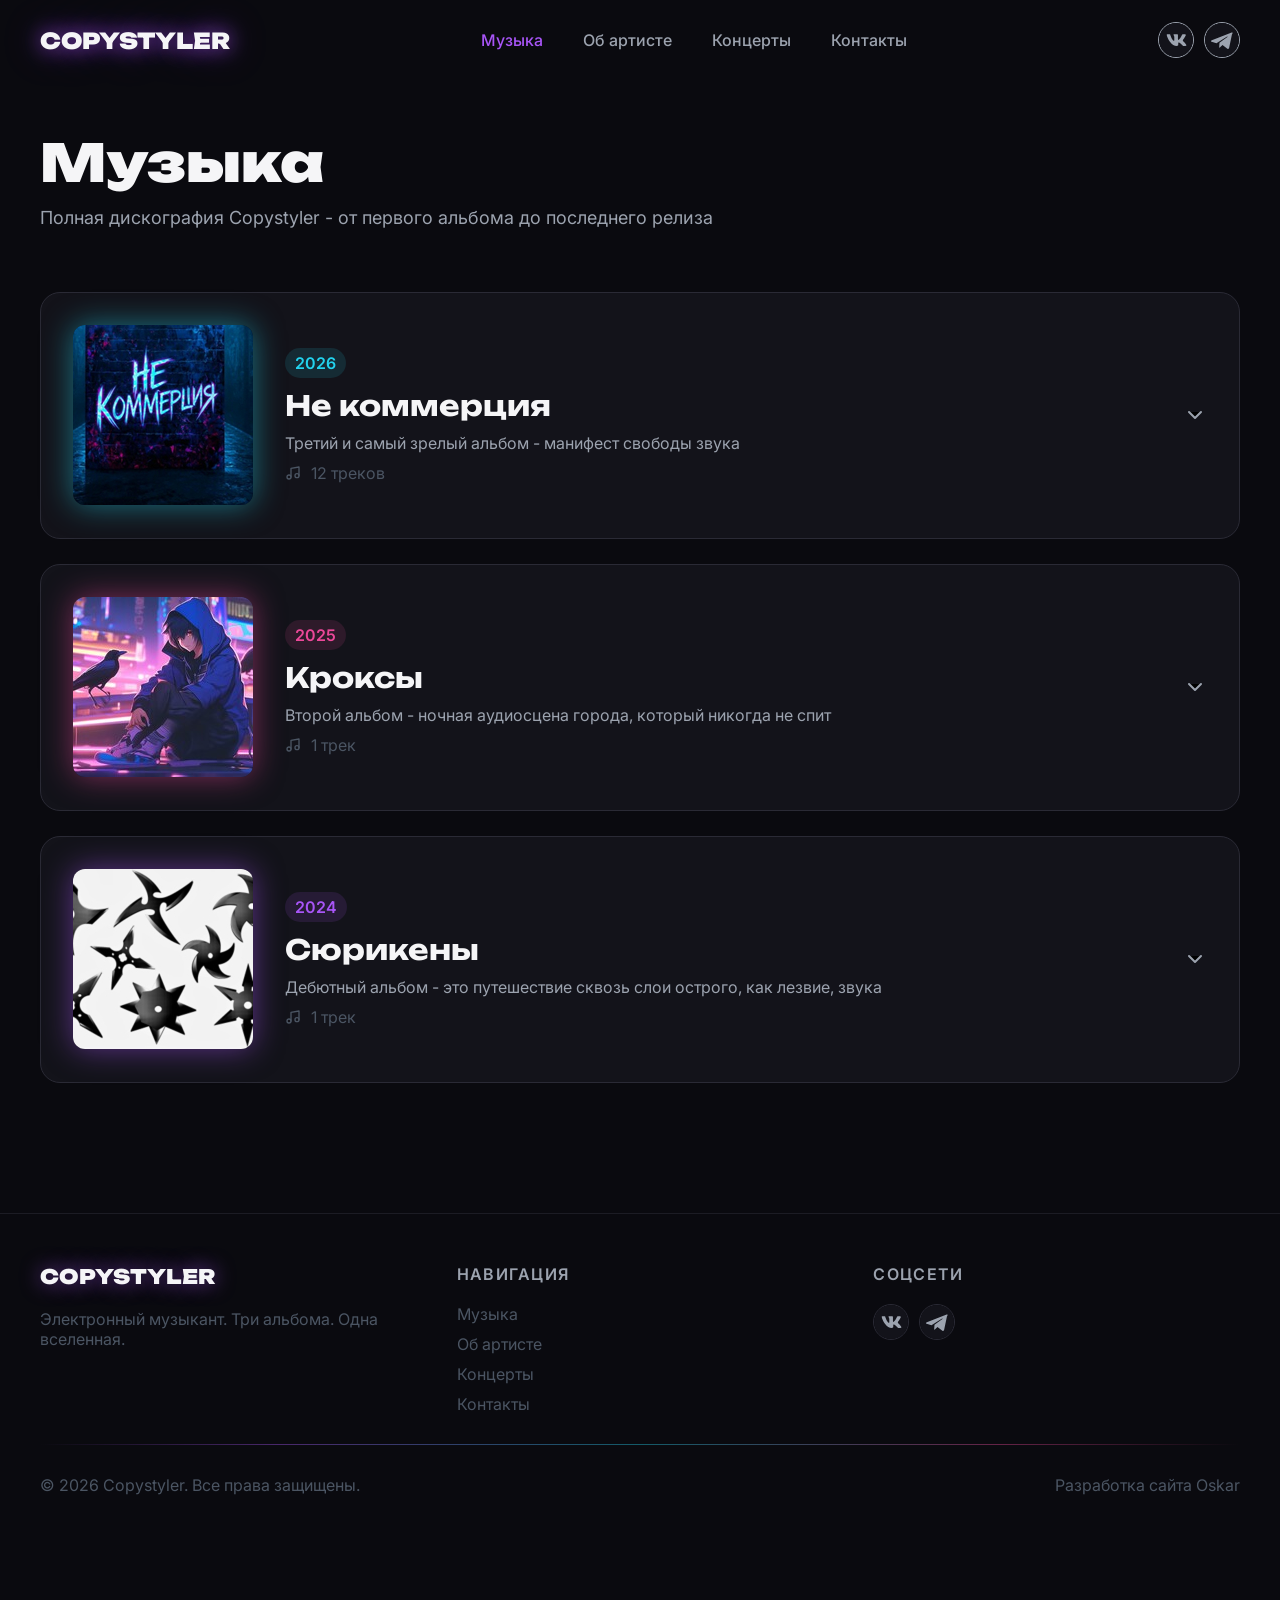
<file: music.html>
<!DOCTYPE html>
<html lang="ru">
<head>
    <meta charset="UTF-8">
    <meta name="viewport" content="width=device-width, initial-scale=1.0">

    <link rel="preconnect" href="https://fonts.googleapis.com">
    <link rel="preconnect" href="https://fonts.gstatic.com" crossorigin>
    <link href="https://fonts.googleapis.com/css2?family=Inter:ital,opsz,wght@0,14..32,100..900;1,14..32,100..900&family=Unbounded:wght@200..900&display=swap" rel="stylesheet">
    <link rel="stylesheet" href="assets/css/style.css">

    <title>Музыка</title>
</head>
<body>
    <!-- Svg sprite -->
    <svg style="display: none;">
        <symbol id="vk" viewBox="0 0 36 36">
            <g>
                <circle cx="18" cy="18" r="18" fill="#13131A"/>
                <path transform="translate(5.3 6.75) scale(0.042)" d="M545 144.2c3.4-11.4 0-19.8-16.3-19.8h-53.9c-13.7 0-20 7.2-23.4 15.2 0 0-27.4 66.7-66.3 109.9-12.6 12.5-18.3 16.5-25.1 16.5-3.4 0-8.4-4-8.4-15.4V144.2c0-13.7-4-19.8-15.4-19.8h-84.7c-8.6 0-13.7 6.4-13.7 12.4 0 13 19.5 16 21.5 52.6v79.5c0 17.4-3.1 20.6-9.9 20.6-18.3 0-62.7-67-89.1-143.6C161.1 133 155.9 124 142.1 124H88.2c-15.4 0-18.5 7.2-18.5 15.2 0 14.3 18.3 85.3 85.4 179.2 44.7 64 107.7 98.7 165.1 98.7 34.4 0 38.7-7.7 38.7-21v-48.4c0-15.4 3.2-18.5 14-18.5 7.9 0 21.6 4 53.4 34.7 36.4 36.4 42.4 52.8 62.9 52.8h53.9c15.4 0 23.1-7.7 18.7-22.9-4.8-15.2-22.4-37.2-45.7-63.3-12.6-14.9-31.5-30.9-37.3-38.7-7.9-10.2-5.6-14.7 0-23.8.1-.1 65.6-92.5 72.4-123.8z"/>
            </g>
        </symbol>

        <symbol id="tg" viewBox="0 0 36 36">
            <g>
                <circle cx="18" cy="18" r="18" fill="#13131A"/>
                <path transform="translate(6.3 6.13) scale(0.0476)" d="M477.2 75.4L405 423.1c-5.4 24-19.5 30-39.4 18.7l-109-80.2-52.6 50.6c-5.8 5.8-10.7 10.7-22 10.7l7.8-111.6L366.1 181c9.6-8.6-2.1-13.3-14.9-4.7L122.3 319.9 15 288c-22.6-7-23-22.3 4.8-33l440.8-170c18.9-6.8 35.4 4.6 16.6 40.4z"/>
            </g>
        </symbol>

        <symbol id="arrow" viewBox="0 0 24 24">
            <g>
                <path d="M6 9L12 15L18 9" stroke-width="2" stroke-linecap="round" stroke-linejoin="round"/>
            </g>
        </symbol>
    </svg>

    <!-- Header -->
    <header class="header" id="header">
        <div class="container">
            <div class="header__inner">
                <a class="header__logo" href="index.html">Copystyler</a>

                <nav class="nav">
                    <a class="nav__link hover-line active" href="music.html">Музыка</a>
                    <a class="nav__link hover-line" href="index.html#actor">Об артисте</a>
                    <a class="nav__link hover-line" href="concerts.html">Концерты</a>
                    <a class="nav__link hover-line" href="contacts.html">Контакты</a>
                </nav>

                <div class="contact">
                    <a class="contact__link" href="https://vk.ru/id536688922" target="_blank">
                        <svg class="contact__img">
                            <use href="#vk"></use>
                        </svg>
                    </a>
                    <a class="contact__link" href="https://t.me/copy_styler" target="_blank">
                        <svg class="contact__img">
                            <use href="#tg"></use>
                        </svg>
                    </a>
                </div>

                <button class="burger" id="burger">
                    <span class="burger__line">1</span>
                    <span class="burger__line">2</span>
                    <span class="burger__line">3</span>
                    <span class="burger__line">4</span>
                </button>
            </div>
        </div>
    </header>

    <!-- Music -->
    <div class="music">
        <div class="container">
            <h1 class="page__title">Музыка</h1>
            <div class="page__subtitle">Полная дискография Copystyler - от первого альбома до последнего релиза</div>

            <div class="music__inner">
                <div class="music__item music__item--blue">
                    <div class="music__top">
                        <img class="music__img music__img--blue img" src="assets/img/reliz.jpg" alt="">
                        <div class="music__wrap">
                            <div class="music__year music__year--blue">2026</div>
                            <div class="music__name">Не коммерция</div>
                            <div class="music__text">Третий и самый зрелый альбом - манифест свободы звука</div>
                            <div class="music__count">
                                <img class="img mini-icon" src="assets/img/music.svg" alt="">
                                <span>12 треков</span>
                            </div>
                        </div>
                        <svg class="music__arrow">
                            <use href="#arrow"></use>
                        </svg>
                    </div>
                    <div class="music__bottom">
                        <div class="music__bottomer">
                            <div class="playlist">
                                <a class="track" href="#" data-src="assets/music/yarkie-nudsy.mp3">
                                    <div class="track__num">01</div>
                                    <div class="track__name">Яркие нюдсы</div>
                                    <div class="track__time">2:26</div>
                                </a>
                                <a class="track" href="#" data-src="assets/music/toxic.mp3">
                                    <div class="track__num">02</div>
                                    <div class="track__name">ТОКСИК</div>
                                    <div class="track__time">2:05</div>
                                </a>
                                <a class="track" href="#" data-src="assets/music/ttt.mp3">
                                    <div class="track__num">03</div>
                                    <div class="track__name">ТТТ</div>
                                    <div class="track__time">2:28</div>
                                </a>
                                <a class="track" href="#" data-src="assets/music/valorant.mp3">
                                    <div class="track__num">04</div>
                                    <div class="track__name">VALORANT 2</div>
                                    <div class="track__time">1:33</div>
                                </a>
                                <a class="track" href="#" data-src="assets/music/copystyler.mp3">
                                    <div class="track__num">05</div>
                                    <div class="track__name">COPY STYLER</div>
                                    <div class="track__time">1:55</div>
                                </a>
                                <a class="track" href="#" data-src="assets/music/svejiy.mp3">
                                    <div class="track__num">06</div>
                                    <div class="track__name">Свежий</div>
                                    <div class="track__time">2:24</div>
                                </a>
                                <a class="track" href="#" data-src="assets/music/jersey-club.mp3">
                                    <div class="track__num">07</div>
                                    <div class="track__name">Jersey Club (RAVE FLOW)</div>
                                    <div class="track__time">2:24</div>
                                </a>
                                <a class="track" href="#" data-src="assets/music/tancyesh-toples.mp3">
                                    <div class="track__num">08</div>
                                    <div class="track__name">Танцуешь топлес</div>
                                    <div class="track__time">1:48</div>
                                </a>
                                <a class="track" href="#" data-src="assets/music/trapswag.mp3">
                                    <div class="track__num">09</div>
                                    <div class="track__name">TRAPSWAG (FRISTAIL)</div>
                                    <div class="track__time">1:29</div>
                                </a>
                                <a class="track" href="#" data-src="assets/music/mlmt.mp3">
                                    <div class="track__num">10</div>
                                    <div class="track__name">MLMT</div>
                                    <div class="track__time">3:09</div>
                                </a>
                                <a class="track" href="#" data-src="assets/music/crocs.mp3">
                                    <div class="track__num">11</div>
                                    <div class="track__name">Кроксы</div>
                                    <div class="track__time">1:45</div>
                                </a>
                                <a class="track" href="#" data-src="assets/music/contra-banda.mp3">
                                    <div class="track__num">12</div>
                                    <div class="track__name">Контра-банда</div>
                                    <div class="track__time">2:53</div>
                                </a>
                            </div>
                            <div class="line line--music"></div>
                            <div class="venue">
                                <div class="venue__text">Слушать в:</div>
                                <a class="venue__link venue__link--spotify" href="#">
                                    <img class="img mini-icon" src="assets/img/spotify.svg" alt="">
                                    <span>Spotify</span>
                                    <img class="img mini-icon" src="assets/img/link.svg" alt="">
                                </a>
                                <a class="venue__link venue__link--yandex" href="#">
                                    <img class="img mini-icon" src="assets/img/yandex.svg" alt="">
                                    <span>Яндекс</span>
                                    <img class="img mini-icon" src="assets/img/link.svg" alt="">
                                </a>
                                <a class="venue__link venue__link--vk" href="#">
                                    <img class="img mini-icon" src="assets/img/vkm.svg" alt="">
                                    <span>VK Музыка</span>
                                    <img class="img mini-icon" src="assets/img/link.svg" alt="">
                                </a>
                                <a class="venue__link venue__link--apple" href="#">
                                    <img class="img mini-icon" src="assets/img/apple.svg" alt="">
                                    <span>Apple Music</span>
                                    <img class="img mini-icon" src="assets/img/link.svg" alt="">
                                </a>
                            </div>
                        </div>
                    </div>
                </div>

                <div class="music__item music__item--red">
                    <div class="music__top">
                        <img class="music__img music__img--red img" src="assets/img/crocs.jpg" alt="">
                        <div class="music__wrap">
                            <div class="music__year music__year--red">2025</div>
                            <div class="music__name">Кроксы</div>
                            <div class="music__text">Второй альбом - ночная аудиосцена города, который никогда не спит</div>
                            <div class="music__count">
                                <img class="img mini-icon" src="assets/img/music.svg" alt="">
                                <span>1 трек</span>
                            </div>
                        </div>
                        <svg class="music__arrow">
                            <use href="#arrow"></use>
                        </svg>
                    </div>
                    <div class="music__bottom">
                        <div class="music__bottomer">
                            <div class="playlist playlist--red">
                                <a class="track" href="#" data-src="assets/music/crocs.mp3">
                                    <div class="track__num">1</div>
                                    <div class="track__name">Кроксы</div>
                                    <div class="track__time">1:45</div>
                                </a>
                            </div>
                            <div class="line line--music"></div>
                            <div class="venue">
                                <div class="venue__text">Слушать в:</div>
                                <a class="venue__link venue__link--spotify" href="#">
                                    <img class="img mini-icon" src="assets/img/spotify.svg" alt="">
                                    <span>Spotify</span>
                                    <img class="img mini-icon" src="assets/img/link.svg" alt="">
                                </a>
                                <a class="venue__link venue__link--yandex" href="#">
                                    <img class="img mini-icon" src="assets/img/yandex.svg" alt="">
                                    <span>Яндекс</span>
                                    <img class="img mini-icon" src="assets/img/link.svg" alt="">
                                </a>
                                <a class="venue__link venue__link--vk" href="#">
                                    <img class="img mini-icon" src="assets/img/vkm.svg" alt="">
                                    <span>VK Музыка</span>
                                    <img class="img mini-icon" src="assets/img/link.svg" alt="">
                                </a>
                                <a class="venue__link venue__link--apple" href="#">
                                    <img class="img mini-icon" src="assets/img/apple.svg" alt="">
                                    <span>Apple Music</span>
                                    <img class="img mini-icon" src="assets/img/link.svg" alt="">
                                </a>
                            </div>
                        </div>
                    </div>
                </div>

                <div class="music__item music__item--purple">
                    <div class="music__top">
                        <img class="music__img music__img--purple img" src="assets/img/shurikens.jpg" alt="">
                        <div class="music__wrap">
                            <div class="music__year music__year--purple">2024</div>
                            <div class="music__name">Сюрикены</div>
                            <div class="music__text">Дебютный альбом - это путешествие сквозь слои острого, как лезвие, звука</div>
                            <div class="music__count">
                                <img class="img mini-icon" src="assets/img/music.svg" alt="">
                                <span>1 трек</span>
                            </div>
                        </div>
                        <svg class="music__arrow">
                            <use href="#arrow"></use>
                        </svg>
                    </div>
                    <div class="music__bottom">
                        <div class="music__bottomer">
                            <div class="playlist playlist--purple">
                                <a class="track" href="#" data-src="assets/music/shurikens.mp3">
                                    <div class="track__num">1</div>
                                    <div class="track__name">Сюрикены</div>
                                    <div class="track__time">2:12</div>
                                </a>
                            </div>
                            <div class="line line--music"></div>
                            <div class="venue">
                                <div class="venue__text">Слушать в:</div>
                                <a class="venue__link venue__link--spotify" href="#">
                                    <img class="img mini-icon" src="assets/img/spotify.svg" alt="">
                                    <span>Spotify</span>
                                    <img class="img mini-icon" src="assets/img/link.svg" alt="">
                                </a>
                                <a class="venue__link venue__link--yandex" href="#">
                                    <img class="img mini-icon" src="assets/img/yandex.svg" alt="">
                                    <span>Яндекс</span>
                                    <img class="img mini-icon" src="assets/img/link.svg" alt="">
                                </a>
                                <a class="venue__link venue__link--vk" href="#">
                                    <img class="img mini-icon" src="assets/img/vkm.svg" alt="">
                                    <span>VK Музыка</span>
                                    <img class="img mini-icon" src="assets/img/link.svg" alt="">
                                </a>
                                <a class="venue__link venue__link--apple" href="#">
                                    <img class="img mini-icon" src="assets/img/apple.svg" alt="">
                                    <span>Apple Music</span>
                                    <img class="img mini-icon" src="assets/img/link.svg" alt="">
                                </a>
                            </div>
                        </div>
                    </div>
                </div>
            </div>
        </div>
    </div>

    <!-- Footer -->
    <footer class="footer">
        <div class="container">
            <div class="footer__top">
                <div class="footer__item">
                    <a class="footer__logo" href="index.html">Copystyler</a>
                    <div class="footer__text">Электронный музыкант. Три альбома. Одна вселенная.</div>
                </div>
                <div class="footer__item footer__item--nav">
                    <div class="footer__val">Навигация</div>
                    <div class="footer__nav">
                        <a class="footer__link" href="music.html">Музыка</a>
                        <a class="footer__link" href="index.html#actor">Об артисте</a>
                        <a class="footer__link" href="concerts.html">Концерты</a>
                        <a class="footer__link" href="contacts.html">Контакты</a>
                    </div>
                </div>
                <div class="footer__item footer__item--social">
                    <div class="footer__val">Соцсети</div>
                    <div class="footer__social">
                        <a class="footer__icon" href="https://vk.ru/id536688922" target="_blank">
                            <svg class="footer__img">
                                <use href="#vk"></use>
                            </svg>
                        </a>
                        <a class="footer__icon" href="https://t.me/copy_styler" target="_blank">
                            <svg class="footer__img">
                                <use href="#tg"></use>
                            </svg>
                        </a>
                    </div>
                </div>
            </div>
            <div class="line"></div>
            <div class="footer__bottom">
                <div class="footer__copyright">© 2026 Copystyler. Все права защищены.</div>
                <a class="footer__production" href="https://vk.ru/promise2505" target="_blank">Разработка сайта Oskar</a>
            </div>
        </div>
    </footer>

    <!-- Player -->
    <div class="player" id="player">
        <div class="player__track">
            <div class="player__cover">
                <img src="assets/img/reliz.jpg" alt="">
            </div>
            <div class="player__info">
                <div class="player__name" id="playerName">—</div>
                <div class="player__album">Не коммерция</div>
            </div>
        </div>

        <div class="player__col">
            <div class="player__controls">
                <button class="player__btn" id="prevBtn">
                    <svg xmlns="http://www.w3.org/2000/svg" width="20" height="20" viewBox="0 0 24 24" fill="none" stroke="currentColor" stroke-width="2" stroke-linecap="round" stroke-linejoin="round" aria-hidden="true"><path d="M17.971 4.285A2 2 0 0 1 21 6v12a2 2 0 0 1-3.029 1.715l-9.997-5.998a2 2 0 0 1-.003-3.432z"></path><path d="M3 20V4"></path></svg>
                </button>
                <button class="player__btn player__btn--play" id="playBtn">
                    <svg id="playIcon" xmlns="http://www.w3.org/2000/svg" width="20" height="20" viewBox="0 0 24 24" fill="none" stroke="currentColor" stroke-width="2" stroke-linecap="round" stroke-linejoin="round" class="lucide lucide-play" aria-hidden="true"><path d="M5 5a2 2 0 0 1 3.008-1.728l11.997 6.998a2 2 0 0 1 .003 3.458l-12 7A2 2 0 0 1 5 19z"></path></svg>
                    <svg id="pauseIcon" xmlns="http://www.w3.org/2000/svg" width="20" height="20" viewBox="0 0 24 24" fill="none" stroke="currentColor" stroke-width="2" stroke-linecap="round" stroke-linejoin="round" class="lucide lucide-pause" aria-hidden="true"><rect x="14" y="3" width="5" height="18" rx="1"></rect><rect x="5" y="3" width="5" height="18" rx="1"></rect></svg>
                </button>
                <button class="player__btn" id="nextBtn">
                    <svg xmlns="http://www.w3.org/2000/svg" width="20" height="20" viewBox="0 0 24 24" fill="none" stroke="currentColor" stroke-width="2" stroke-linecap="round" stroke-linejoin="round" class="lucide lucide-skip-forward" aria-hidden="true"><path d="M21 4v16"></path><path d="M6.029 4.285A2 2 0 0 0 3 6v12a2 2 0 0 0 3.029 1.715l9.997-5.998a2 2 0 0 0 .003-3.432z"></path></svg>
                </button>
            </div>

            <div class="player__progress">
                <div class="range-wrap">
                    <div class="range-fill" id="progressFill"></div>
                    <input type="range" id="progressBar" class="player__range" min="0" max="100" value="0">
                </div>
            </div>
        </div>

        <div class="player__volume">
            <svg xmlns="http://www.w3.org/2000/svg" width="20" height="20" viewBox="0 0 24 24" fill="none" stroke="currentColor" stroke-width="2" stroke-linecap="round" stroke-linejoin="round" class="lucide lucide-volume2 lucide-volume-2" aria-hidden="true"><path d="M11 4.702a.705.705 0 0 0-1.203-.498L6.413 7.587A1.4 1.4 0 0 1 5.416 8H3a1 1 0 0 0-1 1v6a1 1 0 0 0 1 1h2.416a1.4 1.4 0 0 1 .997.413l3.383 3.384A.705.705 0 0 0 11 19.298z"></path><path d="M16 9a5 5 0 0 1 0 6"></path><path d="M19.364 18.364a9 9 0 0 0 0-12.728"></path></svg>
            <div class="range-wrap">
                <div class="range-fill" id="volumeFill"></div>
                <input type="range" id="volumeBar" class="player__range player__range--volume" min="0" max="100" value="100">
            </div>
        </div>
    </div>

    <!-- Script -->
    <script src="assets/js/app.js"></script>
</body>
</html>
</file>
<file: assets/css/style.css>
:root {
    --white: #F5F5F7;
    --gray: #9CA3AF;
    --purple: #A855F7;
    --pink: #EC4899;
    --blue: #22D3EE;
}

*,
*:before,
*:after {
    margin: 0;
    padding: 0;
    box-sizing: border-box;
}

ul, ol {
    list-style: none
}

.img {
    display: block;
    max-width: 100%;
    height: auto;
}

.mini-icon {
    width: 16px;
    height: 16px;
}

html {
    scroll-behavior: smooth;
}

body {
    font-family: "Inter", sans-serif;
    font-optical-sizing: auto;
    font-style: normal;
    font-size: 16px;
    font-weight: 400;
    color: var(--gray);
    background-color: #0A0A0F;
}

.container {
    width: 100%;
    max-width: 1240px;
    margin: 0 auto;
    padding: 0 20px;
}

body.no-scroll {
    overflow: hidden;
}

/* Плавный показ страниц */
body {
    animation: pageIn .2s ease;
}

@keyframes pageIn {
    from { opacity: 0; }
    to   { opacity: 1; }
}

body.finish {
    opacity: 0;
    transition: opacity .2s ease;
}

/* Header */
.header {
    width: 100%;

    position: fixed;
    top: 0;
    left: 0;
    right: 0;
    z-index: 1000;

    transition:
        background .2s linear,
        border-bottom .2s linear,
        box-shadow .2s linear;
}

.header.fixed {
    backdrop-filter: blur(12px);
    background: rgba(10, 10, 15, .9);
    border-bottom: 1px solid rgba(42, 42, 53, .8);
    box-shadow: 0px 4px 24px rgba(0, 0, 0, .4);
}

.header__inner {
    display: flex;
    align-items: center;
    justify-content: space-between;
    height: 80px;
}

.header__logo {
    font-family: "Unbounded", sans-serif;
    font-size: 22px;
    font-weight: 900;
    color: var(--white);
    text-decoration: none;
    text-transform: uppercase;
    text-shadow:
        0 0 20px rgba(168, 85, 247, 0.8),
        0 0 40px rgba(168, 85, 247, 0.4);
}

.nav {
    display: flex;
    align-items: center;
    gap: 40px;
}

.nav__link {
    font-size: 16px;
    font-weight: 500;
    color: var(--gray);
    text-decoration: none;
    transition: color .2s linear;

    &:hover {
        color: var(--white);
    }
}

.nav__link.active {
    color: var(--purple);
}

.hover-line {
    position: relative;

    &::after {
        content: "";
        display: block;
        width: 0;
        height: 1px;

        background-color: currentColor;
        opacity: 0;

        position: absolute;
        top: 100%;
        left: 50%;
        z-index: 1;

        transform: translate3d(-50%, 4px, 0);
        transition: opacity .2s linear, width .2s linear;
    }

    &:hover,
    &:focus {
        &::after {
            opacity: 1;
            width: 100%;
        }
    }

    &:focus {
        outline: none;
    }
}

.contact {
    display: flex;
    align-items: center;
    gap: 10px;
}

.contact__img {
    display: block;
    width: 36px;
    height: 36px;
    border-radius: 50%;
    border: 1px solid var(--gray);
    fill: var(--gray);

    transition:
    border-color .2s linear,
    box-shadow .2s linear,
    fill .2s linear;

    &:hover {
        border-color: var(--purple);
        box-shadow: 0 0 16px rgba(168, 85, 247, 0.4);
        fill: var(--purple);
    }
}

.burger{
    display: none;
    position: relative;
    width: 30px;
    height: 30px;

    color: transparent;
    font-size: 0;

    background: none;
    border: none;
    cursor: pointer;
}

.burger__line{
    display: block;
    width: 30px;
    height: 2px;
    margin-top: 2px;
    background-color: var(--gray);
    transition: transform .2s ease-out;
}

.burger__line:first-child{
    margin-top: 0;
}

.burger__line:nth-child(1){
    width: 20px;
    margin-left: auto;
}

.burger__line:nth-child(1),
.burger__line:nth-child(3){
    transform-origin: right;
    transition: width .2s ease-out;
}

.burger.active .burger__line:nth-child(1),
.burger.active .burger__line:nth-child(3){
    width: 0;
}

.burger.active .burger__line:nth-child(2),
.burger.active .burger__line:nth-child(4){
    position: absolute;
    left: 0;
    top: 50%;
    transform-origin: center;
    transition: transform .2s ease-out;
}

.burger.active .burger__line:nth-child(2){
    transform: rotate(45deg);
}

.burger.active .burger__line:nth-child(4){
    transform: rotate(-45deg);
}

/* Intro */
.intro {
    display: flex;
    flex-direction: column;
    justify-content: center;

    padding-top: 80px;
    position: relative;
    height: 700px;
}

.intro__inner {
    padding: 80px 0;
    display: flex;
    justify-content: space-between;
    gap: 64px;
    height: 100%;
}

.intro__item--left {
    display: flex;
    flex-direction: column;
    gap: 24px;
}

.intro__item--right {
    width: 100%;
    max-width: 320px;
}

.intro__flex {
    display: flex;
    align-items: center;
    gap: 16px;
}

.intro__tag {
    display: inline-block;
    width: fit-content;
    padding: 10px 15px;
    border: 1px solid rgba(168, 85, 247, .3);
    border-radius: 100px;
    background-color: rgba(168, 85, 247, .12);

    font-size: 16px;
    font-weight: 600;
    color: var(--purple);
    text-transform: uppercase;
    letter-spacing: 1.2px;
}

.intro__name {
    font-family: "Unbounded", sans-serif;
    font-size: 72px;
    font-weight: 900;
    color: var(--white);
    text-transform: uppercase;

    span {
        color: var(--purple);
    }
}

.intro__text {
    max-width: 480px;
    font-size: 18px;
    font-weight: 400;
    color: var(--gray);
}

.intro__menu {
    margin-top: auto;
    display: flex;
    align-items: center;
    gap: 16px;
}

.intro__btn {
    display: flex;
    align-items: center;
    gap: 10px;
    padding: 16px 32px;

    cursor: pointer;
    border-radius: 12px;
    background-color: var(--purple);
    box-shadow: 0 0 20px rgba(168, 85, 247, .3);

    font-size: 16px;
    font-weight: 600;
    color: var(--white);
    text-decoration: none;

    transition: box-shadow .2s linear;

    &:hover {
        box-shadow:
        0 0 40px rgba(168, 85, 247, .6),
        0 0 60px rgba(168, 85, 247, .2);
    }
}

.btn {
    display: inline-flex;
    align-items: center;
    gap: 10px;
    padding: 16px 32px;
    height: fit-content;

    border: 1px solid var(--purple);
    border-radius: 12px;
    background-color: transparent;

    font-size: 16px;
    font-weight: 600;
    color: var(--purple);
    text-decoration: none;

    transition:
        box-shadow .2s linear,
        background-color .2s linear;

    &:hover {
        background-color: rgba(168, 85, 247, .12);
        box-shadow: 0 0 20px rgba(168, 85, 247, .2);
    }
}

.intro__link {
    display: inline-block;
    position: relative;
    z-index: 1;
}

.intro__album {
    border-radius: 12px;
    box-shadow: 0 0 30px rgba(34, 211, 238, .5);
}

.intro__new {
    display: inline-block;
    padding: 5px 12px;
    border-radius: 100px;
    background-color: var(--pink);
    box-shadow: 0 0 16px rgba(236, 72, 153, .6);

    font-size: 12px;
    font-weight: 700;
    color: var(--white);

    position: absolute;
    top: -13px;
    right: 0;
    z-index: 2;
}

/* Line */
.line {
    display: block;
    height: 1px;
    background: linear-gradient(90deg, transparent, #A855F7 20%, #22D3EE 50%, #EC4899 80%, transparent);
    opacity: .4;
}

.line--music {
    margin-top: 24px;
    margin-bottom: 24px;
}

/* Section */
.section {
    padding: 80px 0;
}

.section__top {
    margin-bottom: 40px;
}

.section__center {
    text-align: center;
}

.section__wrap {
    display: flex;
    align-items: flex-end;
    justify-content: space-between;
}

.section__flex {
    display: flex;
    align-items: center;
    gap: 12px;
}

.section__text {
    font-size: 16px;
    font-weight: 600;
    color: var(--pink);
    text-transform: uppercase;
}

.section__title {
    margin-bottom: 10px;

    font-family: "Unbounded", sans-serif;
    font-size: 32px;
    font-weight: 700;
    color: var(--white);
}

.section__title--center {
    margin: 10px 0;
}

.section__subtitle {
    font-size: 16px;
    font-weight: 400;
    color: var(--gray);
}

/* Album */
.album {
    display: flex;
    justify-content: space-between;
    gap: 48px;
}

.playlist {
    display: flex;
    flex-direction: column;
    gap: 10px;
}

.album__img {
    margin-bottom: 20px;
    border-radius: 12px;
    box-shadow: 0 0 30px rgba(34, 211, 238, .5);
}

.venue {
    display: flex;
    flex-wrap: wrap;
    align-items: center;
    gap: 10px;
}

.venue__text {
    font-size: 16px;
    font-weight: 600;
    color: var(--gray);
}

.venue__link {
    display: inline-flex;
    align-items: center;
    gap: 10px;
    padding: 10px;

    border-radius: 8px;
    border: 1px solid #2A2A35;
    background-color: #1C1C24;

    font-size: 16px;
    font-weight: 500;
    color: var(--white);
    text-decoration: none;

    transition: border-color .2s linear;
}

.venue__link--spotify:hover {
    border-color: #1DB954;
}

.venue__link--yandex:hover {
    border-color: #FFCC00;
}

.venue__link--vk:hover {
    border-color: #4C75A3;
}

.venue__link--apple:hover {
    border-color: #FC3C44;
}

.track {
    display: flex;
    align-items: center;
    gap: 25px;
    padding: 14px 24px;
    min-width: 500px;

    border-radius: 10px;
    background-color: transparent;
    text-decoration: none;

    font-size: 16px;

    transition: background-color .2s linear;

    &:hover {
        background-color: rgba(255, 255, 255, .03);
    }

    &:focus {
        outline: none;
        background-color: rgba(255, 255, 255, .03);
    }
}

.track--active {
    background: rgba(34, 211, 238, .08);
    border: 1px solid rgba(34, 211, 238, .25);

    &:hover {
        background: rgba(34, 211, 238, .08);
    }

    & .track__num,
    & .track__name {
        color: var(--blue);
    }
}

.playlist--red .track--active {
    background: rgba(236, 72, 153, .08);
    border: 1px solid rgba(236, 72, 153, .25);

    &:hover {
        background: rgba(236, 72, 153, .08);
    }

    & .track__num,
    & .track__name {
        color: var(--pink);
    }
}

.playlist--purple .track--active {
    background: rgba(168, 85, 247, .08);
    border: 1px solid rgba(168, 85, 247, .25);

    &:hover {
        background: rgba(168, 85, 247, .08);
    }

    & .track__num,
    & .track__name {
        color: var(--purple);
    }
}

.track__num {
    font-weight: 400;
    color: var(--gray);
}

.track__name {
    font-weight: 500;
    color: var(--white);
}

.track__time {
    margin-left: auto;

    font-weight: 400;
    color: var(--gray);
}

/* Disk */
.disk {
    display: flex;
    gap: 24px;
}

.disk__item {
    width: calc((100% - 48px) / 3);
    padding: 24px;

    border: 1px solid #2A2A35;
    border-radius: 16px;
    background-color: #13131A;
    text-decoration: none;

    transition: border-color .2s linear, transform .2s linear;

    &:hover {
        transform: translateY(-4px);
    }
}

.disk__item--purple:hover {
    border-color: var(--purple);
}

.disk__item--green:hover {
    border-color: var(--blue);
}

.disk__item--red:hover {
    border-color: var(--pink);
}

.disk__preview {
    margin-bottom: 20px;
    border-radius: 12px;
}

.disk__preview--purple {
    box-shadow: 0 0 30px rgba(168, 85, 247, .5);
}

.disk__preview--green {
    box-shadow: 0 0 30px rgba(34, 211, 238, .5);
}

.disk__preview--red {
    box-shadow: 0 0 30px rgba(236, 72, 153, .5);
}

.disk__flex {
    margin-bottom: 10px;
    display: flex;
    align-items: center;
    justify-content: space-between;
}

.disk__name {
    font-family: "Unbounded", sans-serif;
    font-size: 16px;
    font-weight: 700;
    color: var(--white);
}

.disk__year {
    display: inline-block;
    width: fit-content;
    padding: 5px 10px;
    border-radius: 100px;
    font-size: 16px;
    font-weight: 600;
}

.disk__year--purple {
    color: var(--purple);
    background-color: rgba(168, 85, 247, .12);
}

.disk__year--green {
    color: var(--blue);
    background-color: rgba(34, 211, 238, .12);
}

.disk__year--red {
    color: var(--pink);
    background-color: rgba(236, 72, 153, .12);
}

.disk__text {
    margin-bottom: 10px;

    font-size: 16px;
    font-weight: 400;
    color: var(--gray);
}

.disk__count {
    display: flex;
    align-items: center;
    gap: 10px;

    font-size: 16px;
    font-weight: 400;
    color: #4B5563;
}

/* Actor */
.actor {
    padding: 80px 0;
}

.actor__inner {
    display: flex;
    align-items: center;
    gap: 64px;
}

.actor__item {
    width: calc(50% - 32px);
}

.actor__photo {
    position: relative;
    z-index: 2;
}

.actor__avatar {
    border-radius: 20px;
    box-shadow: 0 0 30px rgba(168, 85, 247, .5);
}

.actor__name,
.actor__prof {
    position: absolute;
    left: 25px;
    z-index: 1;
}

.actor__name {
    font-family: "Unbounded", sans-serif;
    font-size: 18px;
    font-weight: 700;
    color: var(--white);
    text-transform: uppercase;

    bottom: 50px;
}

.actor__prof {
    font-size: 16px;
    font-weight: 400;
    color: var(--gray);

    bottom: 25px;
}

.actor__wrap {
    margin-bottom: 20px;
    display: inline-flex;
    align-items: center;
    gap: 10px;
    width: fit-content;
    padding: 6px 16px;
    border: 1px solid rgba(34, 211, 238, .2);
    border-radius: 100px;
    background-color: rgba(34, 211, 238, .08);
    font-size: 16px;
    font-weight: 600;
    color: var(--blue);
    text-transform: uppercase;
    letter-spacing: 1.2px;
}

.actor__title {
    margin-bottom: 20px;

    font-family: "Unbounded", sans-serif;
    font-size: 36px;
    font-weight: 700;
    color: var(--white);
}

.actor__text {
    margin-bottom: 20px;

    font-size: 16px;
    font-weight: 400;
    color: var(--gray);
}

/* Donate */
.donate__social {
    margin: 40px 0;
    display: flex;
    align-items: center;
    justify-content: center;
    gap: 20px;
}

.donate__icon {
    display: block;
    width: 72px;
    height: 72px;

    border-radius: 50%;
    border: 1px solid var(--gray);
    fill: var(--gray);
    transition:
        border-color .2s linear,
        box-shadow .2s linear,
        transform .2s linear,
        fill .2s linear;

    &:hover {
        border-color: rgba(225, 48, 108);
        box-shadow: 0 0 20px rgba(225, 48, 108, .25);
        transform: translateY(-4px);
        fill: rgba(225, 48, 108);
    }
}

.donate__banner {
    margin: 0 auto;
    padding: 40px;
    max-width: 600px;

    text-align: center;
    border-radius: 20px;
    border: 1px solid rgba(168, 85, 247, 0.25);
    background: linear-gradient(116.93deg, rgba(168, 85, 247, 0.12) -0.04%, rgba(236, 72, 153, 0.12) 100.04%);
}

.donate__like {
    margin-bottom: 20px;
}

.donate__title {
    margin-bottom: 20px;

    font-family: "Unbounded", sans-serif;
    font-size: 22px;
    font-weight: 700;
    color: var(--white);
}

.donate__text {
    margin-bottom: 20px;

    font-size: 16px;
    font-weight: 400;
    color: var(--gray);
}

.donate__btn {
    display: inline-flex;
    align-items: center;
    gap: 10px;
    padding: 16px 32px;

    border-radius: 12px;
    background: linear-gradient(101.62deg, #a855f7 0%, #ec4899 100%);
    box-shadow: 0 0 30px 0 rgba(168, 85, 247, 0.3);

    font-size: 16px;
    font-weight: 600;
    color: var(--white);
    text-decoration: none;

    transition: box-shadow .2s linear, transform .2s linear;

    &:hover {
        box-shadow: 0 0 40px rgba(168, 85, 247, 0.6), 0 0 60px rgba(168, 85, 247, 0.2);
        transform: translateY(-1px);
    }
}

/* Footer */
.footer {
    padding: 50px 0;
    border-top: 1px solid #1C1C24;
}

.footer__top {
    margin-bottom: 30px;
    display: flex;
    gap: 50px;
}

.footer__item {
    width: calc((100% - 100px) / 3)
}

.footer__logo {
    margin-bottom: 20px;
    display: inline-block;

    font-family: "Unbounded", sans-serif;
    font-size: 20px;
    font-weight: 900;
    color: var(--white);
    text-decoration: none;
    text-transform: uppercase;

    text-shadow: 0 0 20px rgba(168, 85, 247, .6);
}

.footer__text {
    font-size: 16px;
    font-weight: 400;
    color: #4B5563;
}

.footer__val {
    margin-bottom: 20px;

    font-size: 16px;
    font-weight: 600;
    color: var(--gray);
    letter-spacing: 1.3px;
    text-transform: uppercase;
}

.footer__nav {
    display: flex;
    flex-direction: column;
    gap: 10px;
}

.footer__link {
    display: inline-block;
    width: fit-content;

    font-size: 16px;
    font-weight: 400;
    color: #4B5563;
    text-decoration: none;

    transition: color .2s linear;

    &:hover {
        color: var(--purple);
    }
}

.footer__social {
    display: flex;
    align-items: center;
    gap: 10px;
}

.footer__img {
    display: block;
    width: 36px;
    height: 36px;
    border-radius: 50%;
    border: 1px solid #2A2A35;
    fill: var(--gray);
    transition: border-color .2s linear, box-shadow .2s linear, transform .2s linear, fill .2s linear;

    &:hover {
        border-color: var(--purple);
        box-shadow: 0 0 16px rgba(168, 85, 247, .4);
        fill: var(--purple);
    }
}

.footer__bottom {
    padding-bottom: 60px;
    margin-top: 30px;
    display: flex;
    align-items: center;
    justify-content: space-between;

    font-size: 16px;
    font-weight: 400;
    color: #4B5563;
}

.footer__production {
    color: inherit;
    text-decoration: none;
    transition: color .2s linear;

    &:hover {
        color: var(--purple);
    }
}

/* Player */
.player {
    display: none;
    position: fixed;
    left: 0;
    bottom: 0;
    width: 100%;
    align-items: center;
    justify-content: space-between;
    padding: 14px 24px;
    background: rgba(19, 19, 26, 0.95);
    backdrop-filter: blur(16px);
    border-top: 1px solid rgba(34, 211, 238, 0.25);
    z-index: 100;
}

.player--active {
    display: flex;
}

.player__track {
    display: flex;
    align-items: center;
    gap: 20px;
    min-width: 256px;
}

.player__cover {
    width: 44px;
    height: 44px;
    border-radius: 8px;
    overflow: hidden;
    flex-shrink: 0;
    background-color: #2a2a30;
    box-shadow: rgba(34, 211, 238, 0.5) 0px 0px 30px;
}

.player__cover img {
    width: 100%;
    height: 100%;
    object-fit: cover;
}

.player__name {
    margin-bottom: 3px;

    font-size: 16px;
    font-weight: 600;
    color: var(--white);
}

.player__album {
    font-size: 14px;
    color: var(--gray);
}

.player__col {
    min-width: 240px;
}

.player__controls {
    margin-bottom: 10px;
    display: flex;
    align-items: center;
    justify-content: center;
    gap: 18px;
}

.player__btn {
    display: flex;
    align-items: center;
    justify-content: center;
    background: none;
    border: none;
    color: var(--gray);
    cursor: pointer;
    padding: 0;

    transition: color .2s linear;

    &:hover {
        color: var(--white);
    }
}

.player__btn--play {
    width: 44px;
    height: 44px;
    border-radius: 50%;
    background-color: var(--blue);
    color: var(--white);
    box-shadow: rgba(34, 211, 238, 0.5) 0px 0px 16px;

    transition: transform .2s linear;

    &:hover {
        transform: scale(1.05);
    }
}

.player__progress {
    flex: 1;
}

.range-wrap {
    position: relative;
    width: 100%;
    height: 4px;
    border-radius: 2px;
    background: #3a3a40; /* серая подложка теперь тут */
    display: flex;
    align-items: center;
}

.range-fill {
    position: absolute;
    left: 0;
    top: 0;
    height: 100%;
    border-radius: 2px;
    background: var(--blue);
    width: 0%;
    pointer-events: none;
    z-index: 1;
}

.player__range {
    position: absolute;
    top: 0;
    left: 0;
    z-index: 2;
    width: 100%;
    height: 100%;
    -webkit-appearance: none;
    appearance: none;
    background: transparent;
    outline: none;
    cursor: pointer;
    margin: 0;
}

.player__range::-webkit-slider-thumb {
    -webkit-appearance: none;
    width: 12px;
    height: 12px;
    border-radius: 50%;
    background: var(--purple);
    cursor: pointer;
}

.player__range::-moz-range-thumb {
    width: 12px;
    height: 12px;
    border-radius: 50%;
    background: var(--purple);
    border: none;
    cursor: pointer;
}

.player__range::-webkit-slider-runnable-track {
    background: transparent;
    height: 4px;
}

.player__range::-moz-range-track {
    background: transparent;
    height: 4px;
}

.player__volume {
    display: flex;
    align-items: center;
    gap: 10px;
    width: 120px;
    color: var(--gray);
}

.player__help {
    width: 30px;
    height: 30px;
    border-radius: 50%;
    border: 1px solid rgba(255, 255, 255, .15);
    background: none;
    color: var(--gray);
    cursor: pointer;
}

/* Page: Contacts */
/* Contacts */
.contacts {
    padding: 130px 0;
}

.contacts__inner {
    display: flex;
    flex-direction: column;
    gap: 24px;
    max-width: 900px;
    margin: 0 auto;
}

.contacts__one {
    margin-bottom: 40px;
    text-align: center;
}

.page__title {
    margin-bottom: 12px;

    font-family: "Unbounded", sans-serif;
    font-size: 52px;
    font-weight: 900;
    color: var(--white);
}

.page__subtitle {
    font-size: 18px;
    font-weight: 400;
    color: var(--gray);
}

.contacts__two {
    padding: 40px;
    display: block;

    border-radius: 20px;
    border: 1px solid #2A2A35;
    background-color: #13131A;
}

.contacts__flex {
    display: flex;
    align-items: center;
    gap: 10px;
    text-decoration: none;
}

.contacts__flex--center {
    justify-content: center;
}

.contacts__white {
    font-family: "Unbounded", sans-serif;
    font-size: 22px;
    font-weight: 700;
    color: var(--white);
}

.contacts__wrap {
    margin-top: 32px;
    display: flex;
    justify-content: center;
    gap: 24px;
}

.contacts__link {
    padding: 24px;
    display: inline-flex;
    flex-direction: column;
    align-items: center;
    gap: 12px;

    border-radius: 16px;
    border: 1px solid #2A2A35;
    background-color: #1C1C24;
    text-decoration: none;

    transition: border .2s linear, box-shadow .2s linear, transform .2s linear;

    &:hover {
        border: 1px solid #29B6F6;
        box-shadow: 0px 0px 20px rgba(41, 182, 246, .19); transform: translateY(-4px);
    }
}

.contacts__img {
    fill: #29B6F6;
}

.contacts__name {
    font-family: "Unbounded", sans-serif;
    font-size: 18px;
    font-weight: 700;
    color: var(--white);
}

.contacts__sub {
    font-size: 16px;
    font-weight: 400;
    color: #29B6F6;
}

.contacts__three {
    padding: 40px;
    display: flex;


    border-radius: 20px;
    border: 1px solid rgba(168, 85, 247, 0.3);
    background: linear-gradient(106.95deg, rgba(168, 85, 247, 0.15) -0.14%, rgba(236, 72, 153, 0.15) 100.14%);
}

.contacts__like {
    display: flex;
    align-items: center;
    justify-content: center;
    min-width: 64px;
    min-height: 64px;
    width: 64px;
    height: 64px;
    border-radius: 16px;
    box-shadow: 0 0 24px 0 rgba(168, 85, 247, 0.4);
    background: linear-gradient(135deg, #a855f7 0%, #ec4899 100%);
}

.contacts__heart {
    width: 28px;
    height: 28px;
}

.contacts__wrapper {
    margin-left: 32px;
}

.contacts__val {
    font-family: "Unbounded", sans-serif;
    font-size: 22px;
    font-weight: 700;
    color: var(--white);
}

.contacts__text {
    margin: 12px 0 24px;

    font-size: 16px;
    font-weight: 400;
    line-height: 1.7;
    color: var(--gray);
}

.contacts__icon {
    width: 18px;
    height: 18px;
}

.contacts__mail {
    font-size: 16px;
    font-weight: 600;
    color: var(--purple);

    transition: text-shadow .2s linear;

    &:hover {
        text-shadow: 0px 0px 12px rgba(168, 85, 247, 0.6);
    }
}

/* Page: Concerts */
/* Concerts */
.concerts {
    padding: 130px 0;
}

.concerts__block {
    margin-top: 50px;
    padding: 30px;
    display: flex;
    flex-direction: column;
    align-items: center;
    justify-content: center;
    min-height: 400px;

    border-radius: 20px;
    border: 1px solid #2A2A35;
    background-color: #13131A;
}

.concerts__center {
    margin-top: 20px;
    display: flex;
    flex-direction: column;
    align-items: center;
    text-align: center;
}

.concerts__title {
    margin-bottom: 12px;

    font-family: "Unbounded", sans-serif;
    font-size: 24px;
    font-weight: 700;
    color: var(--white);
}

.concerts__text {
    font-size: 16px;
    font-weight: 400;
    color: var(--gray);
}

.concerts__wrap {
    margin-top: 32px;
    display: flex;
    align-items: center;
    gap: 12px;
}

.concerts__link {
    display: inline-flex;
    align-items: center;
    gap: 10px;
    padding: 10px 20px;

    border-radius: 10px;
    border: 1px solid var(--purple);
    background-color: transparent;

    font-size: 16px;
    font-weight: 600;
    color: var(--purple);
    text-decoration: none;

    transition:
        background .2s linear,
        box-shadow .2s linear;

    &:hover {
        background: rgba(168, 85, 247, 0.12);
        box-shadow: 0 0 20px rgba(168, 85, 247, 0.2);
    }
}

.concerts__img {
    width: 30px;
    height: 30px;
    fill: var(--purple);
}

/* Page: Music */
/* Music */
.music {
    padding: 130px 0;
}

.music__inner {
    margin-top: 64px;
    display: flex;
    flex-direction: column;
    gap: 25px;
}

.music__item {
    border-radius: 20px;
    border: 1px solid #2A2A35;
    background-color: #13131A;

    transition: border .2s linear;
}

.music__item.active .music__bottom {
    grid-template-rows: 1fr;
    opacity: 1;
    visibility: visible;
}

.music__item--blue.active {
    border: 1px solid rgba(34, 211, 238, .3);
}

.music__item--blue.active .music__arrow {
    stroke: var(--blue);
    transform: rotate(180deg);
}

.music__item--red.active {
    border: 1px solid rgba(236, 72, 153, .3);
}

.music__item--red.active .music__arrow {
    stroke: var(--pink);
    transform: rotate(180deg);
}

.music__item--purple.active {
    border: 1px solid rgba(168, 85, 247, .3);
}

.music__item--purple.active .music__arrow {
    stroke: var(--purple);
    transform: rotate(180deg);
}

.music__top {
    padding: 32px;
    display: flex;
    align-items: center;
    cursor: pointer;
}

.music__img {
    margin-right: 32px;
    border-radius: 12px;
}

.music__img--blue {
    box-shadow: 0 0 30px rgba(34, 211, 238, .5)
}

.music__img--red {
    box-shadow: 0 0 30px rgba(236, 72, 153, .5)
}

.music__img--purple {
    box-shadow: 0 0 30px rgba(168, 85, 247, .5)
}

.music__wrap {
    display: flex;
    flex-direction: column;
    gap: 10px;
}

.music__year {
    display: inline-block;
    width: fit-content;
    padding: 5px 10px;

    border-radius: 100px;

    font-size: 16px;
    font-weight: 600;
}

.music__year--blue {
    color: var(--blue);
    background-color: rgba(34, 211, 238, .12);
}

.music__year--red {
    color: var(--pink);
    background-color: rgba(236, 72, 153, .12);
}

.music__year--purple {
    color: var(--purple);
    background-color: rgba(168, 85, 247, .12);
}

.music__name {
    font-family: "Unbounded", sans-serif;
    font-size: 28px;
    font-weight: 700;
    color: var(--white);
}

.music__text {
    font-size: 16px;
    font-weight: 400;
    color: var(--gray);
}

.music__count {
    display: flex;
    align-items: center;
    gap: 10px;

    font-size: 16px;
    font-weight: 400;
    color: #4B5563;
}

.music__arrow {
    margin-left: auto;
    width: 24px;
    height: 24px;
    stroke: var(--gray);

    transition: stroke .2s linear, transform .2s linear;
}

.music__bottom {
    display: grid;
    grid-template-rows: 0fr;
    opacity: 0;
    visibility: hidden;

    transition: grid-template-rows .2s linear, opacity .2s linear, visibility .2s linear;
}

.music__bottomer {
    overflow: hidden;
    min-height: 0;
    padding: 0 32px;
    border-top: 1px solid transparent;
    transition: padding .3s ease, border-color .3s ease;
}

.music__item.active .music__bottomer {
    padding: 24px 32px;
    border-top-color: #2A2A35;
}

/* Media */
@media(max-width: 1100px) {
    /* Intro */
    .intro {
        height: auto;
    }

    .intro__item--right {
        display: none;
    }

    /* Player */
    .player {
        padding: 14px;
    }

    .player__volume {
        display: none;
    }
}

@media(max-width: 991px) {
    /* Section */
    .section,
    .intro__inner,
    .actor {
        padding: 50px 0;
    }

    /* Header */
    .header__inner {
        height: 50px;
        justify-content: flex-start;
    }

    .header__logo {
        margin-right: auto;
    }

    .nav {
        display: flex;
        flex-direction: column;
        align-items: flex-end;
        height: calc(100vh - 50px);
        width: 100%;
        padding-top: 30px;
        padding-right: 20px;
        background-color: rgba(0, 0, 0, .8);
        overflow: auto;

        position: absolute;
        top: 100%;
        left: 0;
        right: 0;
        z-index: 1;

        transform: translateX(100%);
        transition: transform .2s ease-out;
    }

    .nav.show {
        transform: translateX(0);
    }

    .contact {
        margin-right: 20px;
    }

    .burger {
        display: block;
    }

    /* Intro */
    .intro {
        padding-top: 50px;
    }

    /* Album */
    .album {
        flex-direction: column;
    }

    /* Disk */
    .disk {
        overflow: auto;
    }

    .disk__item {
        margin-top: 4px;
        width: calc((100% - 24px) / 2);
        min-width: calc((100% - 24px) / 2);
    }

    /* Page */
    .page__title {
        font-size: 36px;
    }

    .page__subtitle {
        font-size: 16px;
    }

    /* Page: music */
    /* Music */
    .music,
    .concerts,
    .contacts {
        padding: 100px 0;
    }

    .music__inner {
        margin-top: 50px;
    }

    .music__wrap {
        margin-right: 20px;
    }

    .music__name {
        font-size: 24px;
    }

    /* Page: Contacts */
    .contacts__img {
        width: 200px;
    }
}

@media(max-width: 767px) {
    /* Intro */
    .intro__name {
        font-size: 44px;
    }

    /* Album */
    .track {
        min-width: auto;
    }

    /* Disk */
    .section__wrap {
        flex-direction: column;
        align-items: center;
        gap: 20px;
    }

    .disk {
        gap: 14px;
    }

    .disk__item {
        padding: 14px;
        width: calc((100% - 14px) / 2);
        min-width: calc((100% - 14px) / 2);
    }

    /* Actor */
    .actor__inner {
        flex-direction: column;
    }

    .actor__item {
        width: auto;
    }

    .actor__item--left {
        width: 60%;
        display: flex;
        justify-content: center;
    }

    /* Footer */
    .footer__top {
        justify-content: space-between;
    }

    .footer__item {
        width: calc((100% - 50px) / 2);
    }

    .footer__item--nav {
        text-align: right;
    }

    .footer__nav {
        align-items: flex-end;
    }

    .footer__item--social {
        display: none;
    }

    .footer__bottom {
        flex-direction: column;
        gap: 20px;
    }

    /* Player */
    .player__track {
        min-width: 176px;
    }

    .player__name {
        font-size: 14px;
    }

    .player__album {
        font-size: 12px;
    }

    .player__col {
        min-width: 160px;
    }

    /* Page: music */
    /* Music */
    .music__top {
        padding: 20px;
    }

    .music__wrap {
        margin-right: 20px;
    }

    .music__name {
        font-size: 20px;
    }

    .music__img {
        margin-right: 20px;
        width: 100px;
        height: 100px;
    }

    .music__arrow {
        width: 20px;
        height: 20px;
        min-width: 20px;
    }

    .music__year {
        font-size: 14px;
    }

    .music__count,
    .music__text {
        font-size: 14px;
    }

    /* Page: Concerts */
    .concerts__title {
        font-size: 20px;
    }

    .concerts__text {
        font-size: 14px;
    }

    .concerts__link {
        font-size: 14px;
    }

    /* Page: Contacts */
    .contacts__white,
    .contacts__val {
        font-size: 20px;
    }

    .contacts__wrap {
        gap: 15px;
    }

    .contacts__name {
        font-size: 16px;
    }

    .contacts__sub {
        font-size: 14px;
    }

    .contacts__two {
        padding: 30px;
    }

    .contacts__text {
        font-size: 14px;
    }

    .donate__btn {
        font-size: 14px;
    }

    .contacts__mail {
        font-size: 14px;
    }

    .contacts__link {
        padding: 20px;
    }

    .contacts__img {
        width: 100px;
        aspect-ratio: 1 / 1;
    }
}

@media (max-width: 500px) {
    /* Section */
    .section,
    .intro__inner,
    .actor {
        padding: 40px 0;
    }

    .section__top {
        margin-bottom: 30px;
    }

    .section__title {
        font-size: 24px;
    }

    .section__wrap--center {
        text-align: center;
    }

    /*  Header */
    .header__logo {
        font-size: 20px;
    }

    .contact__img {
        width: 30px;
        height: 30px;
    }

    /* Intro */
    .intro__item--left {
        gap: 15px;
    }

    .intro__flex {
        gap: 10px;
    }

    .intro__tag {
        padding: 10px;
        font-size: 12px;
    }

    .intro__name {
        font-size: 36px;
    }

    .intro__text {
        max-width: 370px;
        font-size: 16px;
    }

    .intro__menu {
        gap: 10px;
    }

    .intro__btn,
    .btn,
    .donate__btn {
        padding: 14px;
        font-size: 14px;
    }

    /* Album */
    .album {
        gap: 20px;
    }

    .album__img {
        width: 160px;
    }

    .venue__link {
        font-size: 14px;
    }

    .track {
        font-size: 14px;
    }

    /* Disk */
    .disk__item {
        width: 100%;
        min-width: 100%;
    }

    /* Actor */
    .actor__item--left {
        width: 80%;
    }

    .actor__inner {
        gap: 30px;
    }

    /* Donate */
    .donate__social {
        margin: 30px 0;
    }

    .donate__icon {
        width: 50px;
        height: 50px;
    }

    .donate__banner {
        padding: 20px;
    }

    .donate__like {
        margin-bottom: 10px;
        width: 25px;
        height: 25px;
    }

    /* Footer */
    .footer {
        padding: 40px 0;
    }

    .footer__top {
        gap: 0;
    }

    .footer__logo {
        font-size: 16px;
    }

    .footer__bottom {
        text-align: center;
    }

    /* Player */
    .player__track {
        min-width: 151px;
    }

    .player__name {
        font-size: 12px;
    }

    .player__col {
        min-width: 140px;
    }

    .player__controls {
        gap: 15px;
    }

    .player__cover {
        display: none;
    }

    /* Page: music */
    /* Music */
    .music,
    .concerts,
    .contacts {
        padding: 90px 0 40px;
    }

    .music .venue__text,
    .music .venue__link {
        font-size: 14px;
    }

    .music .venue__text {
        width: 100%;
    }

    .music__img {
        display: none;
    }

    .music__inner {
        margin-top: 40px;
    }

    .page__title {
        font-size: 30px;
    }

    .music__item.active .music__bottomer {
        padding: 20px;
    }

    /* Page: Concerts */
    .concerts__block {
        margin-top: 40px;
        min-height: auto;
    }

    .concerts__title {
        font-size: 18px;
    }

    .concerts__link {
        padding: 10px;
        gap: 5px;
    }

    /* Page: Contacts */
    .contacts__white,
    .contacts__val {
        font-size: 18px;
    }

    .contacts__like {
        min-width: 50px;
        min-height: 50px;
        width: 50px;
        height: 50px;
    }

    .contacts__heart {
        width: 24px;
        height: 24px;
    }

    .contacts__flex {
        gap: 5px;
    }

    .contacts__img {
        width: 60px;
        aspect-ratio: 1 / 1;
    }

    .contacts__name {
        font-size: 14px;
    }

    .contacts__sub {
        font-size: 12px;
    }

    .contacts__two,
    .contacts__three{
        padding: 20px;
    }

    .contacts__wrapper {
        margin-left: 20px;
    }
}
</file>
